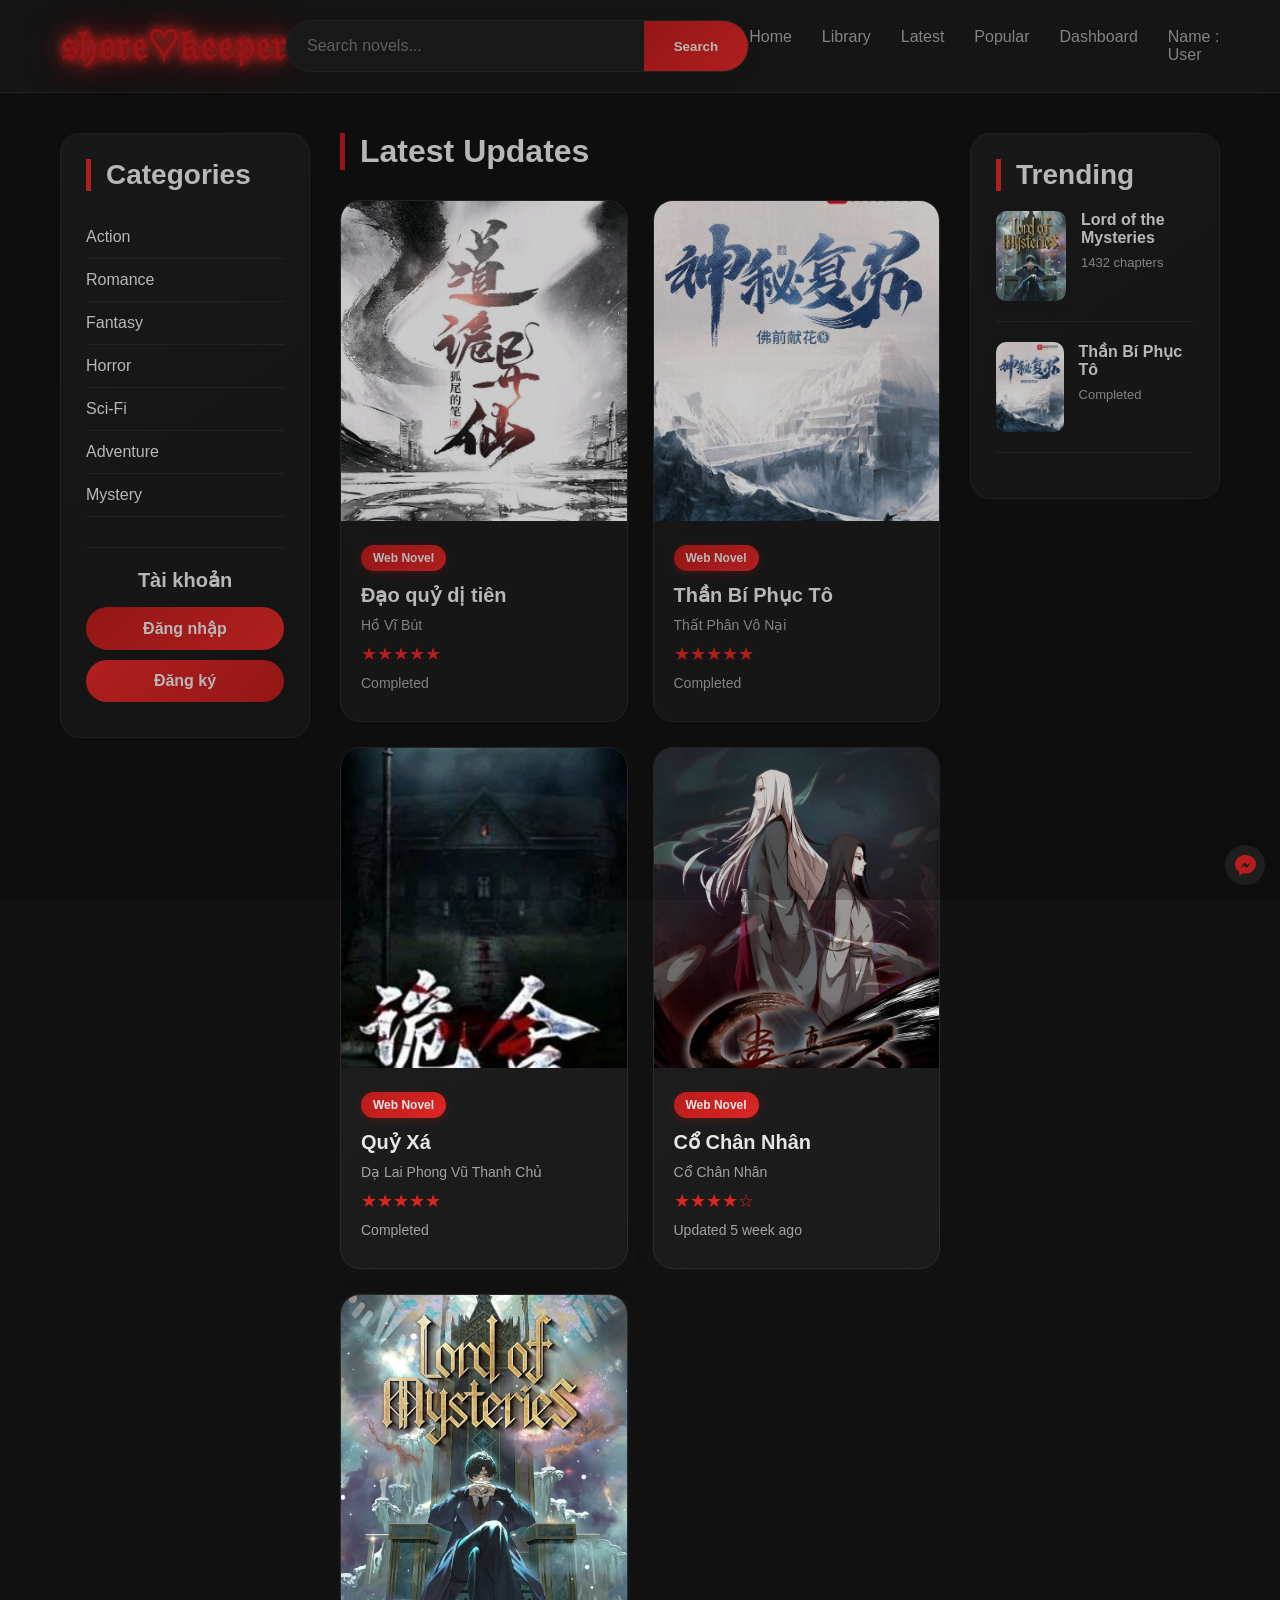
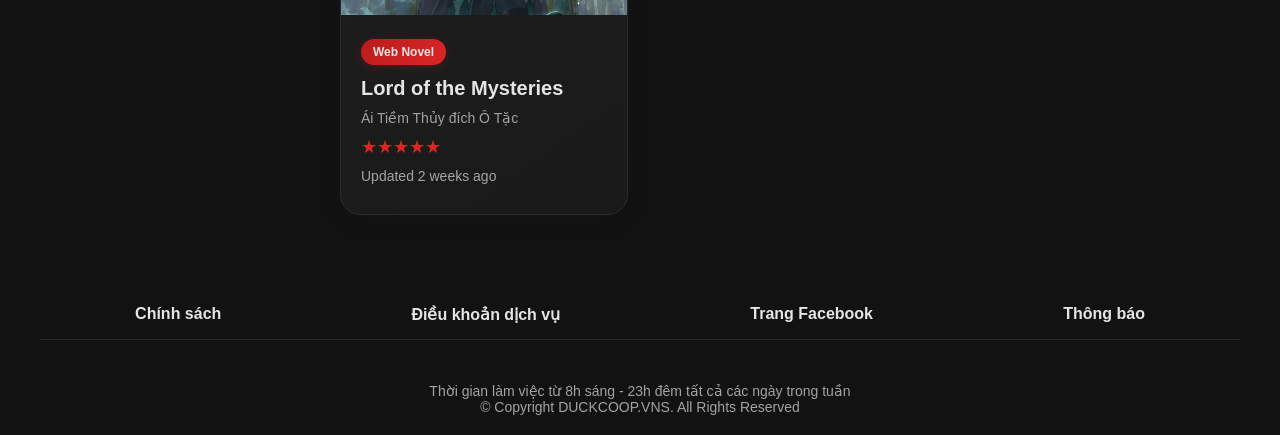
<file: index.html>
<!DOCTYPE html>
<html lang="vi">
<head>
  <meta charset="UTF-8">
  <meta name="viewport" content="width=device-width, initial-scale=1.0">
  <title>𝔰𝔥𝔬𝔯𝔢♡𝔨𝔢𝔢𝔭𝔢𝔯</title>
<link rel="stylesheet" href="style_dark.css">
</head>
<body>

  <header>
    <div class="logo">𝔰𝔥𝔬𝔯𝔢♡𝔨𝔢𝔢𝔭𝔢𝔯</div>

    <div class="search-box">
      <input type="text" placeholder="Search novels...">
      <button>Search</button>
    </div>

    <nav>
      <ul>
       
        <li><a href="#">Home</a></li>
        <li><a href="#">Library</a></li>
        <li><a href="#">Latest</a></li>
        <li><a href="#">Popular</a></li>
        <li><a href="#">Dashboard</a></li>
        <li><a href="#">Name : User</a></li>
      </ul>
    </nav>
  </header>

  <section class="main">
    <aside class="left-sidebar">
      <h2>Categories</h2>
      <ul>
        <li><a href="#">Action</a></li>
        <li><a href="#">Romance</a></li>
        <li><a href="#">Fantasy</a></li>
        <li><a href="#">Horror</a></li>
        <li><a href="#">Sci-Fi</a></li>
        <li><a href="#">Adventure</a></li>
        <li><a href="#">Mystery</a></li>
      </ul>
      
      <div class="auth-panel">
        <h3>Tài khoản</h3>
        <button class="auth-btn signin-btn">Đăng nhập</button>
        <button class="auth-btn register-btn">Đăng ký</button>
      </div>
    </aside>
    <div class="content">
      <h2 class="section-title">Latest Updates</h2>

        <div class="card-grid">
          <a href="detail1.html" class="card-link">
            <div class="card">
              <img src="2.jpg" alt="">
              <div class="card-content">
                <span class="tag">Web Novel</span>
                <h3>Đạo quỷ dị tiên</h3>
                <p>Hồ Vĩ Bút</p>
                <div class="stars">★★★★★</div>
                <p>Completed</p>
              </div>
            </div>
          </a>

          <a href="detail2.html" class="card-link">
            <div class="card">
              <img src="1.jpg" alt="">
              <div class="card-content">
                <span class="tag">Web Novel</span>
                <h3>Thần Bí Phục Tô</h3>
                <p>Thất Phân Vô Nại</p>
                <div class="stars">★★★★★</div>
                <p>Completed</p>
              </div>
            </div>
          </a>

          <a href="detail3.html" class="card-link">
            <div class="card">
              <img src="4.jpg" alt="">
              <div class="card-content">
                <span class="tag">Web Novel</span>
                <h3>Quỷ Xá</h3>
                <p>Dạ Lai Phong Vũ Thanh Chủ</p>
                <div class="stars">★★★★★</div>
                <p>Completed</p>
              </div>
            </div>
          </a>

          <a href="detail4.html" class="card-link">
            <div class="card">
              <img src="1.png" alt="">
              <div class="card-content">
                <span class="tag">Web Novel</span>
                <h3>Cổ Chân Nhân</h3>
                <p>Cổ Chân Nhân</p>
                <div class="stars">★★★★☆</div>
                <p>Updated 5 week ago</p>
              </div>
            </div>
          </a>

          <a href="detail5.html" class="card-link">
            <div class="card">
              <img src="3.jpg" alt="">
              <div class="card-content">
                <span class="tag">Web Novel</span>
                <h3>Lord of the Mysteries</h3>
                <p>Ái Tiềm Thủy đích Ô Tặc</p>
                <div class="stars">★★★★★</div>
                <p>Updated 2 weeks ago</p>
              </div>
            </div>
          </a>
        </div>
    </div>
    <aside class="sidebar">
      <h2>Trending</h2>

      <div class="trend-item">
        <img src="3.jpg" alt="">
        <div>
          <h4>Lord of the Mysteries</h4>
          <p>1432 chapters</p>
        </div>
      </div>

      <div class="trend-item">
        <img src="1.jpg" alt="">
        <div>
          <h4>Thần Bí Phục Tô</h4>
          <p>Completed</p>
        </div>
      </div>

    </aside>
  </section>



  <a href="https://www.messenger.com/e2ee/t/8092721154146692" target="_blank" rel="noopener noreferrer" class="messenger-icon" title="Chat với tôi trên Messenger">
  <svg xmlns="http://www.w3.org/2000/svg" viewBox="0 0 24 24">
    <path d="M12 2C6.48 2 2 6.29 2 11.8c0 2.91 1.63 5.5 4.18 7.06v3.59l4.03-2.23c.89.24 1.84.37 2.79.37 5.52 0 10-4.29 10-9.8S17.52 2 12 2zm1.69 12.97l-2.31-2.49-4.05 2.49 4.38-5.53 2.33 2.48 4.07-2.48-4.42 5.53z"/>
  </svg>
</a>

  <footer class="footer-table">
  <div class="footer-content">
    <div class="footer-item">Chính sách</div>
    <div class="footer-item">Điều khoản dịch vụ</div>
    <div class="footer-item">Trang Facebook</div>
    <div class="footer-item">Thông báo</div>
  </div>
  <div class="footer-bottom">
    <p>Thời gian làm việc từ 8h sáng - 23h đêm tất cả các ngày trong tuần</p>
    <p>© Copyright DUCKCOOP.VNS. All Rights Reserved</p>
  </div>
</footer>

</body>
</html>
</file>
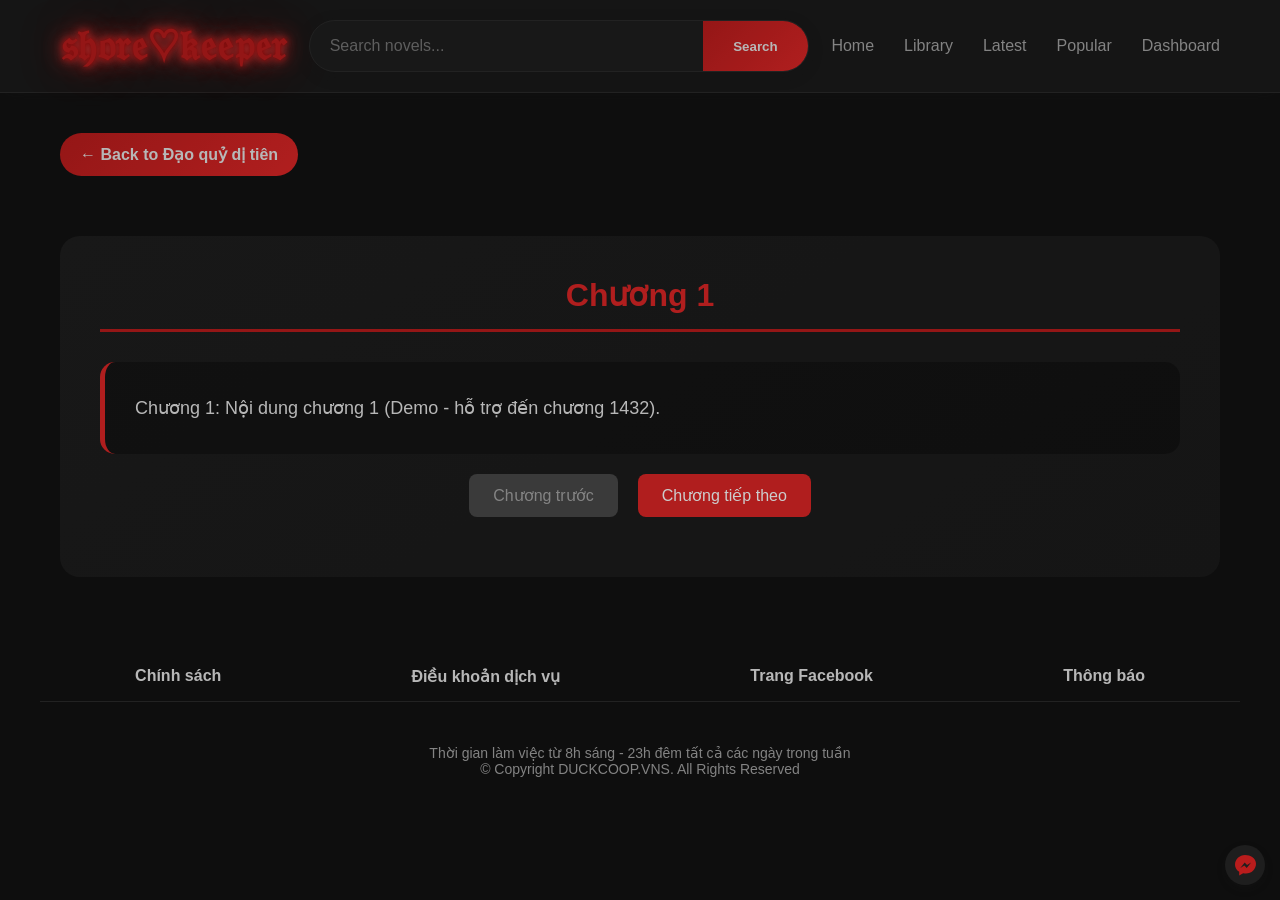
<file: read 1.html>
<!DOCTYPE html>
<html lang="vi">
<head>
  <meta charset="UTF-8">
  <meta name="viewport" content="width=device-width, initial-scale=1.0">
  <title>Đọc truyện - 𝔰𝔥𝔬𝔯𝔢♡𝔨𝔢𝔢𝔭𝔢𝔯</title>
  <link rel="stylesheet" href="style_dark.css">
  <style>
    .main { flex-direction: column; padding: 40px 60px; }
    .content { flex: 1; max-width: 100%; }
    .reading-container { background: linear-gradient(145deg, #1e1e1e, #1a1a1a); border-radius: 20px; padding: 40px; margin-top: 30px; box-shadow: 0 10px 40px rgba(26,26,26,0.2); }
    .chapter-title { font-size: 32px; text-align: center; margin-bottom: 30px; color: #dc2626; border-bottom: 3px solid #b91c1c; padding-bottom: 15px; }
    .reading-frame { font-size: 18px;white-space: pre-line; line-height: 1.8; color: #e5e5e5; max-height: 70vh; overflow-y: auto; background: rgba(0,0,0,0.3); padding: 30px; border-radius: 15px; border-left: 5px solid #dc2626; }
    .chapter-nav { text-align: center; margin: 20px 0; }
    .nav-btn { background: #dc2626; color: white; border: none; padding: 12px 24px; margin: 0 10px; border-radius: 8px; cursor: pointer; font-size: 16px; transition: background 0.3s; }
    .nav-btn:hover:not(:disabled) { background: #b91c1c; }
    .nav-btn:disabled { background: #666; cursor: not-allowed; opacity: 0.6; }
  </style>
</head>
<body>
  <header>
    <div class="logo">𝔰𝔥𝔬𝔯𝔢♡𝔨𝔢𝔢𝔭𝔢𝔯</div>
    <div class="search-box">
      <input type="text" placeholder="Search novels...">
      <button>Search</button>
    </div>
    <nav>
      <ul>
        <li><a href="c.html">Home</a></li>
        <li><a href="#">Library</a></li>
        <li><a href="#">Latest</a></li>
        <li><a href="#">Popular</a></li>
        <li><a href="#">Dashboard</a></li>
      </ul>
    </nav>
  </header>

  <section class="main">
    <div class="content">
      <a href="detail1.html" class="back-link">&larr; Back to Đạo quỷ dị tiên</a>
      
      <div id="chapter-info" class="reading-container">
        <h1 id="chapter-title" class="chapter-title">Chương 1</h1>
        <div id="chapter-content" class="reading-frame">
          Nội dung chương sẽ hiển thị ở đây...
        </div>
        <div id="chapter-nav" class="chapter-nav"></div>
      </div>
    </div>
  </section>

  <a href="https://www.messenger.com/e2ee/t/8092721154146692" target="_blank" rel="noopener noreferrer" class="messenger-icon" title="Chat với tôi trên Messenger">
    <svg xmlns="http://www.w3.org/2000/svg" viewBox="0 0 24 24">
      <path d="M12 2C6.48 2 2 6.29 2 11.8c0 2.91 1.63 5.5 4.18 7.06v3.59l4.03-2.23c.89.24 1.84.37 2.79.37 5.52 0 10-4.29 10-9.8S17.52 2 12 2zm1.69 12.97l-2.31-2.49-4.05 2.49 4.38-5.53 2.33 2.48 4.07-2.48-4.42 5.53z"/>
    </svg>
  </a>

  <footer class="footer-table">
    <div class="footer-content">
      <div class="footer-item">Chính sách</div>
      <div class="footer-item">Điều khoản dịch vụ</div>
      <div class="footer-item">Trang Facebook</div>
      <div class="footer-item">Thông báo</div>
    </div>
    <div class="footer-bottom">
      <p>Thời gian làm việc từ 8h sáng - 23h đêm tất cả các ngày trong tuần</p>
      <p>© Copyright DUCKCOOP.VNS. All Rights Reserved</p>
    </div>
  </footer>

  <script>
    const urlParams = new URLSearchParams(window.location.search);
    const chapNum = urlParams.get('chap') || '1';
    const titleEl = document.getElementById('chapter-title');
    const contentEl = document.getElementById('chapter-content');
    titleEl.textContent = `Chương ${chapNum}`;
    contentEl.textContent = `Chương ${chapNum}: Nội dung chương ${chapNum} (Demo - hỗ trợ đến chương 1432).`;

    // Add navigation buttons
    const navEl = document.getElementById('chapter-nav');
    const currentChap = parseInt(chapNum) || 1;
    const prevChap = currentChap - 1;
    const nextChap = currentChap + 1;
    let prevBtn = '';
    if (prevChap >= 1) {
      prevBtn = `<button class="nav-btn" onclick="window.location.href='read 1.html?chap=${prevChap}'">Chương trước</button>`;
    } else {
      prevBtn = `<button class="nav-btn" disabled>Chương trước</button>`;
    }
    navEl.innerHTML = prevBtn + `<button class="nav-btn" onclick="window.location.href='read 1.html?chap=${nextChap}'">Chương tiếp theo</button>`;
  </script>
</body>
</html>
</file>
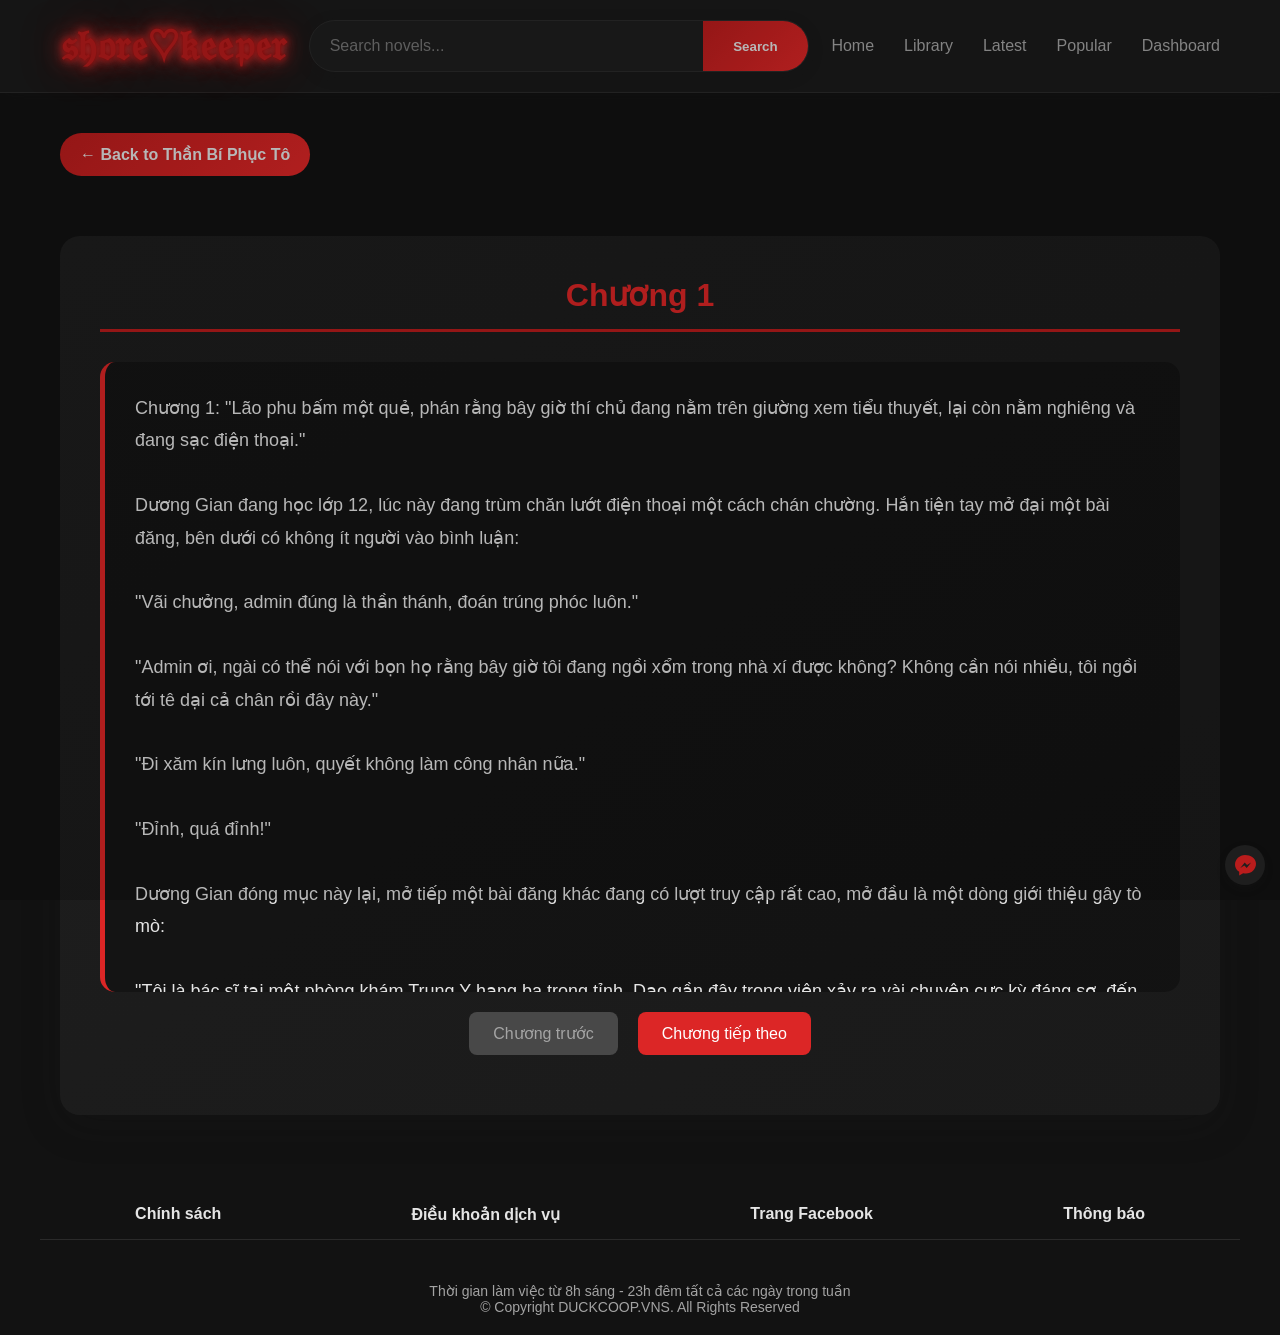
<file: read 2.html>
<!DOCTYPE html>
<html lang="vi">
<head>
  <meta charset="UTF-8">
  <meta name="viewport" content="width=device-width, initial-scale=1.0">
  <title>Đọc truyện - 𝔰𝔥𝔬𝔯𝔢♡𝔨𝔢𝔢𝔭𝔢𝔯</title>
  <link rel="stylesheet" href="style_dark.css">
  <style>
    .main { flex-direction: column; padding: 40px 60px; }
    .content { flex: 1; max-width: 100%; }
    .reading-container { background: linear-gradient(145deg, #1e1e1e, #1a1a1a); border-radius: 20px; padding: 40px; margin-top: 30px; box-shadow: 0 10px 40px rgba(26,26,26,0.2); }
    .chapter-title { font-size: 32px; text-align: center; margin-bottom: 30px; color: #dc2626; border-bottom: 3px solid #b91c1c; padding-bottom: 15px; }
    .reading-frame { font-size: 18px;white-space: pre-line; line-height: 1.8; color: #e5e5e5; max-height: 70vh; overflow-y: auto; background: rgba(0,0,0,0.3); padding: 30px; border-radius: 15px; border-left: 5px solid #dc2626; }
    .chapter-nav { text-align: center; margin: 20px 0; }
    .nav-btn { background: #dc2626; color: white; border: none; padding: 12px 24px; margin: 0 10px; border-radius: 8px; cursor: pointer; font-size: 16px; transition: background 0.3s; }
    .nav-btn:hover:not(:disabled) { background: #b91c1c; }
    .nav-btn:disabled { background: #666; cursor: not-allowed; opacity: 0.6; }
  </style>
</head>
<body>
  <header>
    <div class="logo">𝔰𝔥𝔬𝔯𝔢♡𝔨𝔢𝔢𝔭𝔢𝔯</div>
    <div class="search-box">
      <input type="text" placeholder="Search novels...">
      <button>Search</button>
    </div>
    <nav>
      <ul>
        <li><a href="c.html">Home</a></li>
        <li><a href="#">Library</a></li>
        <li><a href="#">Latest</a></li>
        <li><a href="#">Popular</a></li>
        <li><a href="#">Dashboard</a></li>
      </ul>
    </nav>
  </header>

  <section class="main">
    <div class="content">
      <a href="detail2.html" class="back-link">&larr; Back to Thần Bí Phục Tô</a>
      
      <div id="chapter-info" class="reading-container">
        <h1 id="chapter-title" class="chapter-title">Chương 1</h1>
        <div id="chapter-content" class="reading-frame">
          Nội dung chương sẽ hiển thị ở đây...
        </div>
        <div id="chapter-nav" class="chapter-nav"></div>
      </div>
    </div>
  </section>

  <a href="https://www.messenger.com/e2ee/t/8092721154146692" target="_blank" rel="noopener noreferrer" class="messenger-icon" title="Chat với tôi trên Messenger">
    <svg xmlns="http://www.w3.org/2000/svg" viewBox="0 0 24 24">
      <path d="M12 2C6.48 2 2 6.29 2 11.8c0 2.91 1.63 5.5 4.18 7.06v3.59l4.03-2.23c.89.24 1.84.37 2.79.37 5.52 0 10-4.29 10-9.8S17.52 2 12 2zm1.69 12.97l-2.31-2.49-4.05 2.49 4.38-5.53 2.33 2.48 4.07-2.48-4.42 5.53z"/>
    </svg>
  </a>

  <footer class="footer-table">
    <div class="footer-content">
      <div class="footer-item">Chính sách</div>
      <div class="footer-item">Điều khoản dịch vụ</div>
      <div class="footer-item">Trang Facebook</div>
      <div class="footer-item">Thông báo</div>
    </div>
    <div class="footer-bottom">
      <p>Thời gian làm việc từ 8h sáng - 23h đêm tất cả các ngày trong tuần</p>
      <p>© Copyright DUCKCOOP.VNS. All Rights Reserved</p>
    </div>
  </footer>

  <script>
    const urlParams = new URLSearchParams(window.location.search);
    const chapNum = urlParams.get('chap') || '1';
    const titleEl = document.getElementById('chapter-title');
    const contentEl = document.getElementById('chapter-content');
    const chapters = {
        '1': `Chương 1: "Lão phu bấm một quẻ, phán rằng bây giờ thí chủ đang nằm trên giường xem tiểu thuyết, lại còn nằm nghiêng và đang sạc điện thoại."

Dương Gian đang học lớp 12, lúc này đang trùm chăn lướt điện thoại một cách chán chường. Hắn tiện tay mở đại một bài đăng, bên dưới có không ít người vào bình luận:

"Vãi chưởng, admin đúng là thần thánh, đoán trúng phóc luôn."

"Admin ơi, ngài có thể nói với bọn họ rằng bây giờ tôi đang ngồi xổm trong nhà xí được không? Không cần nói nhiều, tôi ngồi tới tê dại cả chân rồi đây này."

"Đi xăm kín lưng luôn, quyết không làm công nhân nữa."

"Đỉnh, quá đỉnh!"

Dương Gian đóng mục này lại, mở tiếp một bài đăng khác đang có lượt truy cập rất cao, mở đầu là một dòng giới thiệu gây tò mò:

"Tôi là bác sĩ tại một phòng khám Trung Y hạng ba trong tỉnh. Dạo gần đây trong viện xảy ra vài chuyện cực kỳ đáng sợ, đến nỗi bây giờ tôi chẳng dám đi làm, đang phải xin nghỉ phép ở nhà."

"Thôi đừng chém gió, tôi không mua giày cũng không xem quảng cáo đâu."

"Chắc chắn chủ thớt bị bệnh nhân chơi khăm rồi. Nếu không phải, tôi xin livestream ăn c*t tự sát."

"Giải tán đi, toàn lừa đảo câu view cả thôi."

Dương Gian cảm thấy bình luận có chút nhạt nhẽo nên nhấn thẳng vào nội dung bài viết.

Lập tức các bình luận rác biến mất, chỉ còn lại bài đăng của người tự xưng là bác sĩ kia. ID của người này là Lôi Điện Pháp Vương.

Nội dung bài viết như sau:

"Chuyện là thế này, tuần trước tới phiên tôi trực đêm. Lúc ấy khoảng 12 giờ khuya, xe cấp cứu chuyển tới một ông lão. Nhân viên y tế đi theo nói cụ này ngã từ tầng năm xuống. Đêm đó đồng nghiệp của tôi có việc bận, người phụ trách trực chẩn đoán chỉ có một mình tôi.

Lúc kiểm tra, tôi dám chắc trăm phần trăm ông cụ kia không còn dấu hiệu sự sống, đã chết từ lâu rồi. Hơn nữa, dựa vào nhiệt độ cơ thể, chắc chắn ông cụ không thể nào mới ngã lầu tử vong trong tối nay được. Những ai có chút kiến thức y khoa đều biết, người chết trong vòng mười tiếng đầu, ở điều kiện nhiệt độ thường, cứ mỗi tiếng thân nhiệt sẽ giảm 1 độ. Phải qua 24 tiếng sau nhiệt độ cơ thể mới cân bằng với môi trường.

Nhưng lúc tôi khám, thân nhiệt của ông cụ thấp hơn nhiệt độ phòng ít nhất 10 độ, mà nhiệt độ đêm đó là 22 độ C. Tôi đoán ông cụ này đã chết hơn một ngày rồi."

Ngay lập tức phía dưới có bình luận:

"Chủ thớt, cái cụm từ 'có chút kiến thức' nghe đáng sợ vãi."

"Mau nhìn xem giày của bệnh nhân còn hay rơi mất rồi? Nếu chưa rơi thì vẫn còn cơ hội cứu sống đấy."

"Nghĩ kỹ thấy rợn người quá. Chủ thớt kể tiếp đi, tôi trùm chăn kín mít rồi."

Dương Gian tiếp tục lướt xuống dưới.

Lôi Điện Pháp Vương tiếp tục cập nhật:

"Dựa vào kinh nghiệm cày hơn 300 tập Conan hồi cấp hai, tôi lập tức đoán ông lão này không phải chết do tai nạn ngã lầu, mà có lẽ là bị mưu sát. Thi thể này chắc chắn từng bị đông lạnh. Lúc ấy tôi đã quyết định báo cảnh sát và thuật lại sự việc. Nhưng cái tôi muốn nói hôm nay không phải chuyện đó, mà là những gì xảy ra sau đó."

Bài đăng bị ngắt quãng, phải hai tiếng sau mới thấy cập nhật tiếp.

"Xin lỗi anh em, vừa rồi có người tới gõ cửa hỏi tình hình liên quan đến vụ đó. Nhưng không phải cảnh sát, cũng chẳng giống nhà báo, họ có giấy tờ của cơ quan nhà nước, xưng là Cảnh sát hình sự quốc tế. Thôi bỏ đi, mặc kệ họ."

"Hình như là sáng ngày thứ hai thì phải. Lúc đó tôi chưa đến ca trực, nhưng nghe đồng nghiệp kể lại, thi thể ông cụ trong nhà xác đã biến mất. Cảnh sát đang dốc sức điều tra, nghi ngờ hung thủ đánh cắp thi thể. Vụ việc ầm ĩ lắm, bệnh viện phải trích xuất toàn bộ camera giám sát, nhưng cuối cùng vẫn không tìm ra thi thể, cũng chẳng thấy hung thủ đâu."

"Tối hôm ấy lại đến ca trực của tôi..."

"Chuyện ban ngày khiến tôi hơi bất an. Có bệnh nhân trong viện kháo nhau rằng anh ta nhìn thấy thi thể ông cụ kia, nhưng không phải bị ai cõng đi, mà là... tự mình bước đi. Bệnh nhân đó còn khẳng định chắc nịch hướng ông lão đi, kiểm tra lại thì đúng là con đường dẫn từ nhà xác ra ngoài.

Nghe xong tôi cũng hơi rén, nhưng may sao tôi vốn theo chủ nghĩa vô thần, không tin chuyện ma quỷ nên cũng chỉ nghe cho vui. Sau đó nghe y tá trưởng bảo bác sĩ Phương khoa thần kinh chuẩn bị tăng liều thuốc cho bệnh nhân kia, tôi mới thấy nhẹ nhõm hơn."

"Quả nhiên, không nên tin lời người điên..."

"Nhưng trọng điểm là chuyện xảy ra lúc tôi trực đêm hôm đó. Khoảng 2 giờ sáng, đang ngồi rảnh rỗi trong phòng khám cày game 'Lam Nguyệt', các bạn không tưởng tượng được đâu, game này cuốn lắm, là anh em thì vào chém gió..."

"Con mẹ nó, chủ thớt là thiên tài marketing à?"

"Giữa người với người sao không có chút chân thành nào vậy? Chủ thớt 'quay xe' gắt quá làm ta không kịp đội mũ bảo hiểm."

"Đỉnh, quá đỉnh! Tôi đoán trúng phần đầu nhưng không đoán được cái kết. Mà cái bạn đòi livestream ăn c*t bên trên đâu rồi?"

Một loạt bình luận khiến bài viết nổi lên top đầu diễn đàn.

Dương Gian nằm trong chăn cười méo xẹo. Thời nay người ta chạy quảng cáo bất chấp liêm sỉ đến mức này sao?

Thế nhưng khi kéo xuống thêm một chút, hắn nhận ra có gì đó không đúng.

Lôi Điện Pháp Vương đăng tiếp:

"Sorry, sorry, nói thật là tôi không quảng cáo đâu. Đêm hôm ấy thực sự đã xảy ra một chuyện quỷ dị không thể tưởng tượng nổi. Lúc 2 giờ sáng, đang chơi game, đột nhiên tôi cảm thấy lạnh toát cả người, cái lạnh y hệt như đang đứng trong nhà xác vậy, khiến tôi nổi hết da gà. Các bạn đoán xem sau đó thế nào?"

"Ông lão mất tích trong nhà xác hôm trước, chẳng biết bằng cách nào lại xuất hiện ngay bên ngoài phòng khám. Ông ấy chưa chết! Ông ấy chậm rãi bước ra khỏi bệnh viện. Trời ơi, sao có thể như thế được? Tôi tận mắt chứng kiến ông ấy chết rồi cơ mà, chết hơn một ngày rồi, sao có thể sống lại? Phim kinh dị à? Xác chết vùng dậy? Hay kỳ tích y học?

Trong nháy mắt tôi đã nghĩ rất nhiều, có lẽ do thường xuyên tiếp xúc với xác chết nên tôi cũng bớt sợ hơn người thường. Phản ứng đầu tiên lúc đó là rút điện thoại ra chụp lại gửi cho bạn bè. Bên dưới có ảnh, nói có sách mách có chứng, tuyệt đối không phải PR."

Dương Gian lướt xuống, một bức ảnh lập tức đập vào mắt.

Bức ảnh không hề mờ ảo mà cực kỳ rõ nét. Trong hình là cảnh bên ngoài ô cửa kính phòng khám, một cụ già đang đi qua đường.

Ông cụ mặc chiếc áo trường sam màu đen kiểu cũ, người gầy nhom, da dẻ đen đúa lốm đốm những vết thâm tím. Từ góc chụp này có thể thấy được một bên mắt của ông lão. Đó là một con mắt... màu tro tàn, trống rỗng, không chút sinh khí, mang theo sự tĩnh mịch đáng sợ.

Bức ảnh không máu me nhưng cảm giác mà ông lão tỏa ra lại khiến người xem dựng tóc gáy.

Nhớ lại lời khẳng định chắc nịch của vị bác sĩ rằng đây là một thi thể lạnh băng, Dương Gian càng cảm thấy ớn lạnh.

Càng nhìn kỹ bức ảnh, càng thấy rợn người.

Giống như đang nhìn một người chết, hay đúng hơn... đang nhìn một con ma.

"Dọa chết bảo bảo rồi! Bức ảnh này tà môn quá, càng nhìn càng sợ. Chủ thớt lấy đâu ra thế?"

"Sao trên tay ông lão nhiều vết lốm đốm thế kia? Nhìn ghê quá!"

"Đó là thi ban, những vết xuất hiện trên thi thể người sau khi chết. Điều này chứng tỏ ông lão kia là một cái xác không hồn."

"Hừ, yêu ma quỷ quái mau biến đi! Ta là Lâm Chính Anh đây."

Một người comment kèm hình vẽ đạo sĩ trừ tà.

"Xì, anh mà là Lâm Chính Anh thì tôi là Quan Thế Âm Bồ Tát."

Mặc kệ cư dân mạng tranh cãi, vị Lôi Điện Pháp Vương kia lại tiếp tục cập nhật:

"Bức ảnh là thật 100%, tự tay tôi chụp. Sau đó ông lão cứ thế đi ra khỏi bệnh viện, đi đâu tôi không rõ. Nhưng nếu ai sống cùng thành phố với tôi, hãy cẩn thận. Mặc dù tôi không tin ma quỷ, nhưng có những thứ không thể không tin."

"Đợi đã, hình như có người đang gõ cửa. Chắc cảnh sát tới lấy lời khai bổ sung. Tôi ra mở cửa rồi quay lại ngay, các bạn đợi nghe nốt đoạn sau nhé."

Thế nhưng chưa đầy một phút sau, vị bác sĩ kia liên tục gửi tin nhắn mới:

"Chết rồi! Chết tôi rồi! Là ông lão ở bệnh viện! Ông ta đang gõ cửa nhà tôi! Tôi nhìn rất rõ qua lỗ mắt mèo! Giờ tôi phải làm sao đây? Hình như tôi dính vào thứ không nên dính rồi!"

"Chủ thớt diễn sâu quá nha, chắc đang cười thầm chứ gì?"

"Định mệnh, thật á? Không thể trùng hợp thế được."

"Báo cảnh sát đi! Mau lên! Bắt được ma sống rồi!"

"Chủ thớt đừng đóng kịch nữa, chắc chắn là fake. Nếu không tôi lại xin ăn c*t lần hai."

"Lại là ông bạn ăn c*t, nợ lần trước còn chưa trả đâu đấy."

Bên dưới, Lôi Điện Pháp Vương vẫn tiếp tục spam trong hoảng loạn:

"Tôi báo cảnh sát rồi, giờ phải làm sao?"

"Nó vẫn đang gõ cửa, nhìn có vẻ không muốn đi. Thôi chết rồi, bóng đèn phòng khách tự nhiên tắt ngúm. Tôi sợ quá không dám ra ngoài đó nữa."

"Tôi khóa chặt cửa phòng ngủ rồi, bật hết đèn lên rồi nhưng ông lão vẫn đang gõ cửa."

Đến đây, các tin nhắn xuất hiện dồn dập, cách nhau chưa đến 3 giây, đầy lỗi chính tả. Có thể thấy người đăng bài đang sợ hãi đến cực độ.

Dương Gian cảm thấy lạnh toát sống lưng. Dù biết có thể là chuyện bịa, nhưng tưởng tượng cảnh ông lão trong ảnh đang đứng gõ cửa nhà mình cũng đủ khiến da đầu tê dại.

Một xác chết sống dậy, tìm đến tận cửa... ai gặp cảnh này mà chẳng phát điên?

Bài đăng vẫn chưa kết thúc:

"Không được rồi... Chết chắc rồi... Trong phòng khách có tiếng bước chân! Trời ơi, nhà chỉ có mình tôi! Ông lão vào được rồi! Chắc chắn ông ta đang ở phòng khách! Tại sao chứ? Tôi đâu có nghe tiếng mở cửa, làm sao ông ta vào được?"

"Hình như tiếng bước chân dừng lại ngay cửa phòng tôi rồi."

"Nó lại gõ cửa... Tôi cảm thấy không ổn. Tôi sẽ ghi âm lại làm bằng chứng, kèm số điện thoại. Nếu không gọi được cho tôi nghĩa là tôi gặp chuyện rồi. Ai đó làm ơn báo cảnh sát giúp tôi..."

"Cốc... cốc, cốc... cốc, cốc..."

Phía dưới là một file ghi âm. Mở ra, chỉ nghe thấy tiếng gõ cửa nặng nề.

Từng tiếng, từng tiếng một. Âm thanh khô khốc như gõ vào tâm can người nghe, gây ra cảm giác ngột ngạt khó thở.

Bài đăng dừng lại ở đó một lúc lâu.

Dương Gian kéo xuống dưới cùng, chỉ thấy một dòng cập nhật cuối cùng:

"Ông lão... vào rồi."

…

8 giờ tối, tại trường học, giờ tự học buổi tối.

Vì đêm qua lướt diễn đàn xem chuyện ma quá khuya, cả ngày hôm nay Dương Gian cứ ngáp ngắn ngáp dài, tinh thần ủ rũ. Hễ vào giờ học là buồn ngủ díu mắt, nhưng trong đầu cứ hiện lên bức ảnh ông cụ kia. Trong cơn mơ màng, hắn cảm giác đôi mắt trống rỗng, tĩnh mịch ấy đang từ một góc tối nào đó nhìn mình chằm chằm.

Dương Gian giật mình tỉnh lại, cố xốc lại tinh thần.

"Không ngủ được, tấm ảnh kia đúng là tà môn."

"Ha ha, Dương Gian, tối qua làm chuyện xấu chứ gì?"

Một cái đầu thò sang từ bên cạnh, là một nam sinh dáng người cao gầy.

Dương Gian buồn bực đáp:

"Liệt Dương? Làm chuyện xấu cái khỉ gì."

Trương Vĩ, biệt danh Liệt Dương. Nguồn gốc cái tên này là một câu chuyện buồn: Hồi nhập học, tên hắn xếp sau Dương Gian, giáo viên đọc nhầm thành Dương Vĩ (Liệt dương), thế là cái tên này đeo bám hắn suốt ba năm.

Trương Vĩ vỗ vai bạn hiền, thì thầm:

"Ha ha, đừng chối nữa. Tôi thấy ông cả ngày ngáp lên ngáp xuống, chắc chắn đêm qua làm chuyện gì mờ ám. Gần đây kiếm được 'tài liệu' gì ngon à? Share cho anh em đi, có phúc cùng hưởng chứ."

Dương Gian gạt đi:

"Sướng cái đầu ông ấy. Tối qua tôi đọc truyện ma trên diễn đàn nên ngủ muộn."

"Truyện ma? Nhắc mới nhớ, Dương Gian này, ông có biết hồi trước, tại một khu chung cư trong thành phố mình xảy ra chuyện kỳ bí không?"

Một bạn nữ tên Miêu Tiểu Thiện ngồi gần đó tò mò ghé vào:

"Chuyện kỳ bí gì thế?"

Dương Gian ngạc nhiên: "Sao tôi không nghe nói gì nhỉ?"

Trương Vĩ hạ giọng ra vẻ bí hiểm:

"Cái này tôi cũng mới biết. Nghe đồn chỉ trong một đêm, khu chung cư đó có hai mươi mấy người treo cổ tự sát tập thể. Thi thể treo lủng lẳng trên cửa chống trộm, y như phơi thịt khô, kinh dị vô cùng. Tôi còn lưu một tấm ảnh chụp hiện trường đây, không biết thật hay giả."

Nói xong, Trương Vĩ móc điện thoại, mở album ảnh, tìm đến một tấm hình.

Bức ảnh được chụp vào chạng vạng tối, ánh sáng nhập nhoạng nên khá mờ. Tuy nhiên vẫn có thể lờ mờ nhận ra những dáng người treo trên song sắt cửa chống trộm ngoài ban công. Lố nhố, chi chít thành một hàng dài.

Nhìn kỹ, có thể thấy những khuôn mặt dữ tợn, kinh hoàng của từng thi thể. Đặc biệt là những đôi mắt trợn trừng như sắp lồi ra, không biết trước khi chết họ đã trải qua nỗi kinh hoàng khủng khiếp nào.

Mấy chục thi thể nhìn từ xa chẳng khác nào những tảng thịt khô đang phơi. Điều kỳ quái nhất là đầu của các thi thể nằm bên trong song sắt, nhưng thân người lại thõng ra bên ngoài. Khe hở của cửa chống trộm hẹp như vậy, người trưởng thành không thể nào chui lọt.

Đầu họ ngửa hẳn ra sau, tạo thành một tư thế bị bẻ gãy cổ quái dị.

Càng nhìn kỹ, cảm giác bất an càng dâng trào. Bức ảnh này mang lại hiệu ứng y hệt tấm ảnh ông già mặc trường sam trong máy Dương Gian. Nó khơi dậy nỗi sợ hãi nguyên thủy nhất của con người.`,
      '2': `Chương 2: Một nam sinh bên cạnh hỏi

"Vãi thật, Liệt Dương, ông lấy cái ảnh này ở đâu ra thế? Sao tôi tìm trên mạng không thấy?"

Trương Vĩ dương dương tự đắc:

"Là thằng bạn tôi đi ngang qua chụp được đấy. Giờ chỗ đó bị phong tỏa rồi, cấm chụp hình. Nếu cậu gọi tôi một tiếng 'Bố', tôi gửi cho. À mà cấm gọi tôi là Liệt Dương nữa nhé, dạo này tôi mới đổi tên tiếng Anh rồi."

"Tên gì?"

"Ward Jill. Nghe Tây không?"

"Thế thì tôi cũng có tên tiếng Anh là Ward Sabi (Quốc Sả Bi). Nhớ kỹ nhé, sau này ra đường cứ gọi to tên tiếng Anh của tôi lên."

Dương Gian lắc đầu ngán ngẩm:

"Cùng nhau học chín năm trời, sao các cậu lại 'ưu tú' đến mức này nhỉ?"

Trương Vĩ cười hề hề:

"Dương Gian, bọn này toàn phải đi học thêm, chỉ có cậu là học không vô thôi."

Miêu Tiểu Thiện xen vào, giọng lo lắng:

"Nói đến chuyện kỳ bí, dạo này trên mạng nhiều người bàn tán lắm, nói như thật ấy. Tôi cũng bị dọa không dám xem. Mấy cậu bảo những thứ này rốt cuộc là thật hay giả? Không phải có nơi thực sự có ma chứ?"

Dương Gian trầm ngâm đáp:

"Đa số chuyện trên mạng đều là fake, trừ khi tận mắt chứng kiến, nếu không tôi chả tin trên đời có ma quỷ. Nhưng mà... có những thứ thà tin là có còn hơn không. Tốt nhất là tránh xa mấy chuyện này ra."

"Cũng đúng." Miêu Tiểu Thiện gật đầu đồng tình.

"Trật tự! Cả lớp im lặng!"

Lúc này, cô giáo Vương bước nhanh vào lớp, lớn giọng:

"Nhà trường vừa có thông báo đột xuất. Tiết tự học tối nay chuyển thành tiết tuyên truyền, chủ yếu là phổ biến kiến thức phòng vệ cho học sinh. Lát nữa trong giờ, tôi không muốn thấy bất kỳ ai gây mất trật tự. Sau đây, xin mời thầy Chu - Chu Chính sẽ giảng bài cho chúng ta. Cả lớp vỗ tay hoan nghênh!"

"Hả?"

Dương Gian vừa vỗ tay lấy lệ vừa thấy nghi hoặc. Muộn thế này rồi còn dạy kỹ năng phòng vệ?

Thế nhưng khi nhìn thấy người tên Chu Chính bước vào, mí mắt hắn không khỏi giật giật.

Người đàn ông này mặc một chiếc áo khoác gió màu xám, người bọc kín mít, đeo khẩu trang che kín mặt dù trời đang rất nóng. Trước ngực ông ta đeo một tấm thẻ chứng nhận gì đó không rõ.

Điều khiến người ta chú ý nhất là ngoại hình của ông ta. Khuôn mặt gầy gò đến mức chỉ còn da bọc xương, hốc hác như một cái đầu lâu. Vì quá gầy nên đôi mắt ông ta lồi ra, to một cách bất thường, lòng trắng vằn vện tia máu như đã mất ngủ triền miên.

Trái ngược với khuôn mặt hốc hác, cái bụng của ông ta lại phình to một cách kỳ dị.

Giống như một cái bụng bia chứa đầy mỡ, nhưng người gầy gò như thế sao có thể có bụng bia?

Bất thường. Một sự bất thường quái đản khiến người đối diện cảm thấy bất an.

Giờ phút này, Chu Chính đứng trên bục giảng, toàn thân toát ra luồng khí âm u, tiều tụy, nồng nặc mùi tử khí. Ông ta đứng cứng đờ, đôi mắt vằn tia máu chuyển động chậm chạp như hai hòn bi ve đục ngầu, không chút thần thái.

Ánh mắt ông ta quét qua đâu, học sinh ở đó đều cảm thấy lạnh gáy.

Dương Gian nắm chặt tay theo bản năng, toàn thân căng cứng, không dám nhìn thẳng. Hắn thầm nghĩ:

"Cảm giác này... còn mãnh liệt hơn cả lúc nhìn tấm ảnh kia."

Chu Chính cất lời, giọng nói khô khốc, khàn đặc và the thé như tiếng thủy tinh cào xuống nền nhà:

"Chào các em, tôi tên là Chu Chính, Cảnh sát hình sự quốc tế. Rất vui vì hôm nay còn có thể sống sót đứng đây giảng bài cho các em."

Rất vui vì còn sống?

Dương Gian rùng mình. Lời chào hỏi kiểu gì mà quái gở vậy?

Chu Chính cầm phấn, quay lưng viết lên bảng đen một chữ rất to. Nét chữ nguệch ngoạc nhưng hằn sâu đầy lực đạo:

QUỶ!

"Truyền thuyết về ma quỷ đã tồn tại từ ngàn xưa, không chỉ ở nước ta mà còn trong lịch sử các quốc gia khác. Tôi không giỏi lịch sử, cũng không kể chuyện cổ đại, chỉ nói về các sự kiện lớn trong vài chục năm gần đây: Sự kiện bảo tàng Louvre ở Pháp, biệt thự ma ám ở Mỹ, bóng ma bãi đỗ xe ở Nhật Bản, lời nguyền Pharaoh... và sự kiện phong tỏa chung cư ở nước ta."

Giọng Chu Chính vẫn đều đều, không chút cảm xúc nhưng lại chứa đựng sự đáng sợ khó tả:

"Có người từng nói, điểm cuối của khoa học chính là thần học. Câu này không sai. Hiện giờ có những chuyện các em không thể không tin. Những năm gần đây, các sự kiện siêu nhiên tăng đột biến trên toàn cầu. Nó không còn là những trường hợp lẻ tẻ, mà đang dần trở thành hiểm họa mang tính hủy diệt. Nếu không được khống chế, tương lai... có lẽ thế giới này sẽ không còn tương lai nữa."

Cả lớp ngơ ngác nhìn nhau.

Tiết học phòng vệ sao lại biến thành đại hội kể chuyện ma thế này? Lại còn chém gió đến mức tận thế?

Không chỉ học sinh, ngay cả cô giáo Vương cũng sững sờ.

"Chi tiết cụ thể tôi không tiện nói, các em cũng không cần hỏi. Điều tôi sắp nói sau đây, mong các em khắc cốt ghi tâm. Buổi thuyết trình hôm nay, có lẽ sẽ cứu mạng các em trong tương lai."

Chu Chính quay lại bảng đen, viết xuống dòng chữ đầu tiên:

1. Quỷ không thể bị giết chết.

"Trong tương lai không xa, có lẽ các em sẽ gặp tình huống mà cả đời mình không muốn gặp nhất: Đối mặt với Quỷ. Mặc dù rất sốc nhưng hãy nhớ kỹ: Quỷ là bất tử. Vì vậy, dù sợ hãi đến đâu, tuyệt đối đừng bao giờ có ý định liều mạng với nó. Sinh mạng các em trước mặt nó chẳng khác gì sâu kiến. Nó giết các em còn dễ hơn búng tay. Chỉ cần một ánh nhìn, một cái chạm nhẹ, các em sẽ xong đời."

Đôi mắt vằn tia máu của ông nhìn chằm chằm vào đám học sinh, nhấn mạnh từng chữ. Sau đó, ông viết tiếp câu thứ hai:

2. Chỉ có Quỷ mới đối phó được Quỷ.

"Nếu không thể giết chết Quỷ, thì mọi vũ khí của nhân loại từ súng đạn, bom mìn, thậm chí vũ khí hạt nhân đều vô dụng. Bùa chú trừ tà cũng chỉ là giấy lộn. Biện pháp duy nhất hiện nay là dùng chính sức mạnh của Quỷ để khắc chế Quỷ. Tôi biết các em đang nghi ngờ tôi bị điên, nhưng không sao. Quan trọng là hãy nhớ kỹ lời tôi, sau này các em sẽ cần đến. Đương nhiên, tôi hi vọng các em vĩnh viễn không phải dùng tới."

Trương Vĩ thì thầm:

"Dương Gian, ổng đang nói cái quái gì thế? Tao chả hiểu gì cả."

Dương Gian đáp khẽ:

"Tôi cũng không hiểu lắm, nhưng nghe mấy lời này tôi thấy bất an kinh khủng."

"Chẳng lẽ Trái Đất biến dị? Giống như trong tiểu thuyết à?"

"Chắc... không phải đâu..." Dương Gian ngập ngừng.

Dù từng mơ mộng về siêu năng lực, nhưng nếu những thứ kinh dị này có thật, thì đó là ác mộng chứ không phải giấc mơ.

Chu Chính tiếp tục:

"Đã không thể giết Quỷ, người thường lại yếu đuối, vậy câu hỏi đặt ra là: Nếu bị Quỷ nhắm tới, làm thế nào để sống sót? Đây là trọng điểm, mong các em nhớ kỹ cả đời."

Ông viết câu thứ ba lên bảng:

3. Nhìn thấu quy luật của Quỷ.

"Mọi sự vật đều vận hành theo quy luật, Quỷ cũng không ngoại lệ. Nghiên cứu cho thấy mỗi con Quỷ đều có phương thức giết người và hành động gần như cố định, giống như một chương trình máy tính đã được lập trình sẵn. Phải nhấn nút nguồn máy mới chạy, phải click chuột phần mềm mới mở. Vượt qua nỗi sợ hãi, quan sát và tìm ra quy luật của nó, tìm ra kẽ hở trong quy luật đó. Đây là cơ hội sống sót duy nhất của người bình thường."

"Nhớ kỹ! Ngoài cách này ra, không còn con đường sống nào khác. Đừng trông chờ vào may mắn. Sự kinh khủng của thứ đó vượt xa trí tưởng tượng của các em."

…

Ba dòng chữ nguệch ngoạc nhưng đầy ám ảnh nằm trên bảng đen.

Học sinh trong lớp bắt đầu xì xào, có người cười cợt, có người lắc đầu ngán ngẩm. Đa số đều cho rằng Chu Chính là một gã tâm thần.

Chỉ có Dương Gian là nghiêm túc suy ngẫm. Câu chuyện trên diễn đàn, bức ảnh kinh dị, và giờ là bài giảng quái đản này... Phải chăng thế giới thực sự đang thay đổi?

Chu Chính nhìn quanh lớp học:

"Các em có câu hỏi gì không? Hoặc nếu quanh các em xảy ra chuyện kỳ quái, có thể hỏi tôi ngay bây giờ. Nếu không, buổi học kết thúc tại đây."

Không ai giơ tay.

Dương Gian thoáng nghĩ: "Hay là hỏi ổng về bức ảnh ông cụ kia nhỉ?"

Hắn lấy điện thoại ra, mở lại bức ảnh ông già mặc trường sam.

Nhưng ngay lúc hắn còn đang do dự, ánh đèn trong lớp học đột nhiên chớp tắt rồi mờ hẳn đi. Không gian trở nên u ám một cách quỷ dị.

"Hửm?"

Trên bục giảng, sắc mặt Chu Chính đanh lại, toàn thân căng cứng cảnh giác.

Dương Gian cũng cảm nhận được sự bất thường. Hắn ngẩng đầu lên, vô tình nhìn xuyên qua cửa kính ra ngoài hành lang.

Đồng tử hắn co rút dữ dội. Toàn thân tê liệt vì sợ hãi.

Ngoài cửa sổ, một ông lão mặc áo trường sam đen, mặt đầy những đốm thi ban đang đứng đó. Đôi mắt xám trắng, đục ngầu, chết chóc đang nhìn trân trân vào trong lớp học. Một cái xác chết đứng thẳng.

Bóng tối đen đặc như mực tàu bao phủ xung quanh ông ta, nuốt chửng mọi ánh sáng hành lang. Bóng tối ấy như dòng thủy ngân độc hại đang tràn vào lớp học.

Bức tường nơi ông lão đứng bắt đầu mục rữa với tốc độ chóng mặt. Lớp sơn bong tróc, rêu mốc mọc lên tua tủa, tỏa ra mùi hôi thối nồng nặc của sự thối rữa.

"Là ông cụ trong diễn đàn... Không thể nào! Sao ông ta lại ở đây?"

Tay Dương Gian nắm chặt điện thoại đến trắng bệch. Trên màn hình vẫn là bức ảnh ông cụ đó, giống hệt kẻ đang đứng ngoài cửa sổ. Chỉ có điều, "thứ" ở ngoài kia còn đáng sợ hơn gấp vạn lần trong ảnh.

Quá sợ hãi, Dương Gian bật dậy, làm đổ cả ghế ngồi.

Cả lớp quay lại nhìn hắn.

Cô giáo Vương quát:

"Dương Gian! Em làm cái gì thế? Còn không mau ngồi xuống! Đừng làm loạn kỷ luật!"

Dương Gian như không nghe thấy gì. Mắt hắn dán chặt vào ông lão áo đen ngoài cửa sổ.

Ông ta nhúc nhích rồi...

Cơ thể cứng đờ chuyển động một cách máy móc, tròng mắt trắng dã xoay chuyển, dõi theo từng chuyển động trong lớp.

"Cộp... cộp... cộp..."

Tiếng bước chân khô khốc vang lên ngoài hành lang, rõ mồn một, vọng vào tận tâm trí mỗi người.

"Ông ta định đi sao?"

Dương Gian toát mồ hôi lạnh, cầu mong ông ta đi khuất. Nếu câu chuyện trên diễn đàn là thật, thì một khi ông ta bước vào... kết cục sẽ là thảm sát.

Nhưng sự thực tàn khốc hơn nhiều. Ông lão không bỏ đi. Ông ta bước vài bước rồi dừng lại... ngay trước cửa chính lớp học.

Cô giáo Vương càng thêm tức giận:

"Dương Gian! Tôi nói em không nghe hả? Lớp học an toàn mà em cũng dám náo loạn?"

"Á á á!"

Đột nhiên, một nữ sinh hét lên thất thanh, tay chỉ vào bàn học của mình, run rẩy không nói nên lời.

Quyển sách trên bàn cô đang ố vàng nhanh chóng, mốc meo rồi mục nát... trong nháy mắt biến thành một đống mùn đen sì, hôi thối.

Trương Vĩ bịt mũi kêu lên:

"Thối quá! Tô Luy, sao trên bàn bà lại có đống phân thế này?"

Một nam sinh khác mặt cắt không còn giọt máu, bật dậy lùi lại phía sau, lắp bắp:

"Không thể nào... Sao có thể xuất hiện Quỷ vực ở trường học?"

Cô giáo Vương điên tiết:

"Phương Kính! Em nói cái gì cơ? Quỷ cái gì? Hôm nay cái lớp này bị làm sao thế hả?".`,
      '3': `Chương 3: Trên bục giảng, Chu Chính khép hờ đôi mắt, toàn thân toát lên vẻ cảnh giác cao độ. Sự tiều tụy trước đó đã biến mất, thay vào đó, ông ta giống như một con mãnh thú vừa xổng chuồng, trở nên bạo lực và dữ tợn. Ông nhìn xoáy vào Phương Kính, hỏi:

"Em biết Quỷ vực?"

Phương Kính tỏ ra bình tĩnh đến lạ thường, cậu đáp:

"Chu Chính, thầy rất rõ sự xuất hiện của Quỷ vực nghĩa là gì mà. Trong trường học, ít nhất đã xuất hiện một con quỷ mức độ siêu cấp nguy hiểm. Nếu hôm nay không xử lý tốt, đừng mong có ai sống sót rời khỏi đây, bao gồm cả ông."

Chu Chính hỏi lại:

"Xem ra những thứ cậu biết không ít, cậu cũng là người ngự quỷ hả?"

"Chu Chính, đây là chuyện của tôi, thầy không cần quan tâm."

Dứt lời, Phương Kính quay sang nhìn Dương Gian với vẻ mặt hung ác:

"Vốn định mấy ngày nữa mới xử lý cậu, không ngờ tương lai lại thay đổi thế này. Dương Gian, hôm nay tôi nói luôn, tôi sẽ không để cậu phát triển tiếp. Tương lai, thằng nhóc như cậu sẽ trở nên cực kỳ đáng sợ, nhân vật mà quỷ thần nói giết là giết, khu vực cấm người sống nói san bằng là san bằng. Nhưng kiếp này, số phận định sẵn cậu phải chết trẻ rồi."

"?"

Dương Gian nghi hoặc nhìn Phương Kính, chẳng hiểu cậu ta đang lảm nhảm cái gì. Trong lòng hắn lúc này chỉ để ý đến ông già mặc áo dài đen đang đứng trân trân ngoài hành lang kia.

Các học sinh khác nghe thấy cuộc đối thoại thì đều khiếp sợ, nhao nhao bàn tán:

"Mẹ ơi, Phương Kính, lượng tin tức trong câu này của cậu khủng quá. Xảy ra chuyện gì với cậu vậy? Còn nói tương lai, còn kiếp trước, không lẽ mày xuyên không từ tương lai về hả?"

"Chắc chắn rồi! Nhân vật chính thiên mệnh trong tiểu thuyết là vậy đó, tỉnh lại là về đến quá khứ. Phương Kính, cậu là nhân vật chính hả? Tương lai chắc là đã xảy ra biến cố lớn gì đó, nhớ bảo kê tôi nha."

"Nếu Phương Kính là chân mệnh thiên tử thì Dương Gian là trùm phản diện rồi. Tương lai chắc Phương Kính bị Dương Gian hành chết nên giờ mới sống lại báo thù. Mọi người mau cô lập Dương Gian, sau này đừng chơi với nó nữa. Mong Phương ca quan tâm, tiểu đệ nguyện làm tay sai cho đại ca."

"Toang rồi, toang thật rồi. Hôm nay sao thế nhỉ, ai nấy đầu óc đều không bình thường. Do mình không theo kịp thời đại hay thế giới này thay đổi quá nhanh? Sao sách vở của tôi cũng biến thành đống phân thế này? Tôi cảm thấy sắp xảy ra chuyện lớn rồi, hoảng quá đi mất."

Những học sinh này khi đối diện với sự việc quái dị dường như vẫn chưa ý thức được tử thần đã kề dao tận cổ. Họ chỉ thấy hiếu kỳ, thậm chí có chút kích động vì hưng phấn.

Đột nhiên…

"Thùng, thùng, thùng."

Tiếng gõ cửa trầm đục vang lên, rõ ràng như gõ thẳng vào tim mỗi người, mang theo một tiết tấu quỷ dị truyền vào lớp học.

Thời khắc này, tất cả mọi người đều cảm thấy linh hồn mình như bị thứ gì đó đen tối bao trùm, ngột ngạt và khó chịu hệt như đang chìm dưới đáy nước sâu.

Dương Gian run lên trong lòng:

"Là tiếng gõ cửa đó... giống hệt trong file âm thanh kia."

Âm thanh này y hệt thứ hắn đã nghe trên diễn đàn, chỉ là khi nghe trực tiếp tại hiện trường, nó càng trở nên rõ ràng và rợn người hơn gấp bội.

Sắc mặt Chu Chính cực kỳ nghiêm trọng. Ông ta lấy ra một chiếc điện thoại vệ tinh chuyên dụng, ấn nút khẩn cấp. Đầu dây bên kia lập tức bắt máy.

Một giọng nữ vang lên:

"Chu Chính à? Báo cáo tình hình đi."

Chu Chính nói nhanh:

"Tôi đang ở trường THPT số 7 thành phố Đại Xương. Sự kiện khẩn cấp, trong trường xuất hiện ít nhất một con quỷ mức độ siêu cấp nguy hiểm."

Tốc độ nói ở đầu dây kia rất nhanh:

"Đã ghi nhận. Có thể đối phó không?"

Chu Chính đáp:

"Con quỷ đó đã hình thành Quỷ vực, bắt đầu gây ảnh hưởng tới vị trí chỗ tôi. Không nhìn thấy ánh đèn bên ngoài, có lẽ phạm vi của Quỷ vực lớn hơn tôi nghĩ."

"Quỷ vực à... tình hình nghiêm trọng hơn rồi. Anh không đối phó được đâu, mau rút đi thì hơn."

Chu Chính kiên quyết:

"Bây giờ đi thì muộn rồi. Học sinh ở đây rất nhiều, tôi phải dùng hết khả năng để đảm bảo các em có thể sống sót rời khỏi."

Giọng nói trong điện thoại cảnh báo:

"Với trạng thái hiện giờ của anh, nếu tiếp tục dùng sức mạnh của quỷ sẽ rất nguy hiểm. Đến lúc đó, chỗ anh không chỉ có một con quỷ, mà là hai con. Tôi kiến nghị anh rút lui. Tuy cực hạn của anh sắp đến, dù anh liều mạng cũng chẳng chắc chắn cứu được ai cả. Quỷ có thể sản sinh ra Quỷ vực thậm chí được xếp vào cấp độ Thảm Họa."

Chu Chính gạt đi:

"Không còn thời gian nữa, tôi cách thứ đó chưa tới 5 mét, nó đang đứng ngay trước cửa lớp, thậm chí có khả năng đã ghim tôi rồi. Tiếp theo tôi sẽ duy trì liên lạc, nếu bị ngắt nghĩa là tôi đã chết. Mong cô chuyển di thư cho cha mẹ tôi. Thôi nhé, tôi bắt đầu hành động đây."

"Thùng, thùng, thùng."

Tiếng gõ cửa trầm đục, rõ ràng vang lên từ bên ngoài. Một dài hai ngắn, tần suất cố định, không ngừng gõ lên cánh cửa lớp học mỏng manh.

Một học sinh không biết sống chết la lên:

"Cô Vương… có người gõ cửa kìa."

Cô giáo Vương có chút tần ngần, dù cảm thấy có dấu hiệu rất nghiêm trọng nhưng không kìm được sự hiếu kỳ. Cô định mở cửa sau của lớp học đi ra xem thử rốt cuộc là ai đang gõ.

Chu Chính vội hét lên:

"Đừng ra!"

Nhưng tiếng hét của ông đã quá muộn. Cô Vương vừa mới mở cửa bước ra, kỳ quái thay, trong nháy mắt đã không thấy tăm hơi đâu nữa.

Đúng vậy, không có tiếng động nào cả.

Ngoài cửa lớp tối đen một mảnh, bóng tối u ám nồng đậm như nuốt chửng mọi tia sáng. Sau khi cô Vương bước ra, không còn chút động tĩnh nào, đến một chút âm thanh cũng không truyền lại, giống như cả người đã bốc hơi vào hư không.

Ngay khi cửa lớp mở ra, bóng tối bên ngoài như một đám mây đen đặc quánh nhanh chóng tràn vào, không ngừng xâm nhập không gian lớp học.

Giờ khắc này, dù là kẻ có dây thần kinh thô nhất cũng cảm nhận được sự bất thường.

Tất cả mọi người trừng lớn mắt sợ hãi, nhiều nữ sinh bị dọa hét toáng lên, rời khỏi chỗ ngồi, không ngừng lùi về phía sau.

Thật sự có quỷ rồi?

…

"Cốc, cốc, cốc."

Âm thanh gõ cửa nặng nề, quái dị vẫn cứ vang lên đều đặn, như tiếng chuông đồng hồ báo tử đã được hẹn trước.

Cửa chính của phòng học không khóa, thậm chí chẳng cài then, chỉ khép hờ. Chỉ cần đẩy nhẹ là mở.

Nhưng điều khiến người ta rợn tóc gáy là ông lão mặc áo dài đen, toàn thân chi chít những đốm tử thi kia không hề đẩy cửa. Lão vẫn đứng trân trân ở ngoài gõ, không hề có ý định bước vào.

Có lẽ lão muốn vào, nhưng bóng tối đen như hũ nút ngoài hành lang đã nhanh chóng lan tới trước.

Cả phòng học bắt đầu xuất hiện những biến đổi khó mà tưởng tượng nổi.

Trên bức tường mới tinh bỗng trở nên mốc meo loang lổ. Lớp xi măng tróc ra rơi lả tả, tạo thành bề mặt lồi lõm lỗ chỗ. Bức tường gồ ghề mọc ra những mảng rêu mốc xanh đen, tỏa ra mùi lạnh lẽo, tanh tưởi. Sách vở trên bàn bỗng chốc ngả vàng, mục nát. Thậm chí lớp nền xi măng dưới chân cũng bị bào mòn nhanh chóng, lộ ra những thanh cốt thép rỉ sét, vài chỗ bắt đầu sụp xuống.`,
      '4': `Trong nháy mắt, nơi này như thể đã trải qua hàng chục năm bị thời gian tàn phá, hoang phế và tiêu điều.

Tuy nhiên, ánh đèn trong phòng học vẫn cố chấp chống chọi lại bóng tối. Những tia sáng trắng yếu ớt lập lòe như ngọn nến trước gió, tựa hồ có thể vụt tắt bất cứ lúc nào.

Nỗi kinh hoàng hiện rõ trên gương mặt mỗi học sinh. Có người thét lên chói tai, có người gào khóc kêu cứu, có người run rẩy không nói nên lời...

Người duy nhất còn giữ được sự điềm tĩnh là Chu Chính trên bục giảng.

Ông đứng yên không nhúc nhích, ánh mắt đảo quanh đánh giá tình hình, không bỏ sót bất kỳ động tĩnh nào. Con quỷ này quá nguy hiểm, lại sở hữu Quỷ vực, đây không phải thứ ông có thể dễ dàng đối phó.

Điều ông muốn làm bây giờ là tìm mọi cách để mở ra một con đường sống, giúp đám học sinh này thoát khỏi đây, dù chỉ là một phần nhỏ trong số chúng.

Đột nhiên, Phương Kính la lên, sắc mặt cực kỳ khó coi, tay chỉ vào mấy bạn học đang gục trên bàn:

"Chu Chính, nhìn kìa!"

Lúc này mọi người mới nhìn theo hướng chỉ tay của Phương Kính và bàng hoàng nhận ra. Có mấy bạn học bất động trên bàn, mắt trợn trừng, miệng há hốc, sắc mặt xám ngoét. Toàn thân họ tỏa ra mùi hôi thối của tử thi, giống như đã chết từ nhiều ngày trước.

"Cốc, cốc, cốc."

Tiếng gõ cửa lại vang lên lần nữa.

Ngay lập tức, mấy cậu học sinh vừa nãy vẫn còn đứng lẫn trong đám đông bỗng nhiên run rẩy dữ dội, sau đó đờ người, ngã vật xuống đất.

Một người định đỡ bạn mình dậy:

"Lý Minh, cậu sao vậy?"

Nhưng vừa chạm vào cơ thể đối phương, cậu ta liền hét lên một tiếng, hoảng sợ lùi lại phía sau.

Lạnh như băng, cứng ngắc. Chẳng khác nào xác chết.

Lý Minh giống hệt những học sinh trước đó: mắt trợn trừng, miệng há hốc, mặt xám xịt không còn chút sinh khí, cơ thể bắt đầu bốc mùi tử khí nồng nặc.

Chết... chết cả rồi.

Không chỉ một người, ít nhất khoảng sáu, bảy học sinh đều đã nằm bất động, biến thành cái xác không hồn.

Một bạn nữ sợ hãi ngồi sụp xuống, vừa khóc vừa nói:

"Sao lại như vậy? Sao có thể như vậy được? Ai đó cứu họ đi mà..."

Một người khác lắp bắp, giọng run rẩy:

"Mới nãy còn rất bình thường cơ mà, sao bỗng nhiên lại chết rồi?"

Phương Kính đứng bên cạnh, mặt tái mét quát:

"Nói lảm nhảm gì vậy! Ngoài cửa có một con quỷ, chúng ta đều có thể sẽ chết. Quỷ có thể tạo ra Quỷ vực rất đáng sợ, các cậu sẽ biết ngay thôi."

Những người khác nhìn Phương Kính, ánh mắt tràn đầy sợ hãi như con mồi đã sa bẫy, run lẩy bẩy không ngừng.

Phương Kính bực tức quay sang Chu Chính:

"Chu Chính, thầy vẫn chưa nghĩ ra cách sao? Còn không nghĩ ra thì tất cả chúng ta sẽ chết rục ở đây đấy."

Trong lòng hắn cũng đang run sợ tột độ, bởi trong Quỷ vực, tử thần không chừa một ai, kể cả hắn.

Chu Chính cũng nóng nảy đáp:

"Im miệng! Em không đợi được thì tự trốn đi, đừng có trông chờ vào thầy. Thầy không dám hành động thiếu suy nghĩ."

Phương Kính gắt:

"Chạy lung tung trong Quỷ vực còn chết nhanh hơn, thầy tưởng em không biết chắc?"

"Nếu đã biết thì đứng yên chờ đợi tại đây cho thầy. Em sợ chết, mọi người đều sợ chết. Đừng tưởng biết chút ít thì cho mình là đặc biệt, trước mặt quỷ, sinh mạng ai cũng bình đẳng như nhau."

"Con mẹ nó!"

Phương Kính không nhịn được chửi thề một câu.

Lúc này, chân tay Dương Gian lạnh toát. Hắn ép buộc bản thân phải bình tĩnh lại. Đây không phải lúc đùa giỡn, thực sự đã có người chết rồi, và con số vong mạng sẽ không dừng lại nếu cứ tiếp tục thế này.

Vô tình nhìn thấy chiếc bảng đen rơi từ trên tường xuống, Dương Gian chợt ngẩn người.

Ánh mắt hắn dừng lại trên ba dòng chữ mà Chu Chính đã viết trước đó, đặc biệt là câu cuối cùng: Nhìn thấy quy luật của quỷ.

Chu Chính không dám hành động bừa bãi là vì ông ấy đang quan sát ông lão ngoài cửa, tìm kiếm quy luật giết người của nó. Chỉ có tìm ra quy luật, ông mới có cơ hội thắng.

"Mau động não, mau suy nghĩ đi Dương Gian! Rốt cuộc ông già này có quy luật gì?"

Não bộ hắn hoạt động hết công suất. Hắn nhớ lại những ghi chép trên diễn đàn hôm nọ, rồi liên kết với tình huống hiện tại.

Nhất định phải có điểm chung.

Vị bác sĩ tên Lôi Điện Pháp Vương kia đang ở nhà, cửa đóng. Ông lão này đứng ngoài gõ cửa... sau đó đi vào. Tiếp đến lại đến trước cửa phòng, lại gõ cửa, rồi lại tiến vào.

Ở trường học, con quỷ xuất hiện ngoài hành lang, cũng gõ cửa như vậy... nhưng nó không tiến vào ngay.

Tại sao ông lão đi vào nhà vị bác sĩ nhưng lại chần chừ ở đây?

Tình huống giống nhau, nhưng kết quả khác nhau. Điều gì dẫn tới sự khác biệt này?

Là thời gian không đủ sao?

Lẽ nào là... thời gian gõ cửa chưa đủ?

Có lẽ đây chính là mấu chốt!

Liều một phen!

Dương Gian lấy hết can đảm hét lên:

"Chu Chính, là tiếng gõ cửa!"

Chu Chính ngẩn người, ánh mắt sáng quắc nhìn chăm chăm vào cậu học sinh vừa lên tiếng:

"Trò nói cái gì?"

Dương Gian ghìm nén nỗi sợ hãi, nói nhanh:

"Mặc dù chỉ là suy đoán nhưng em cảm thấy nó dựa vào tiếng gõ cửa để giết người. Có lẽ ông lão kia đang đếm, hoặc là một điều kiện gì đó, nhưng chắc chắn có liên quan đến việc gõ cửa. Nếu ngăn được thứ kia gõ cửa, có lẽ sẽ có tác dụng..."

Gõ cửa để giết người?

Nếu đúng là như vậy, con quỷ này quả thực quá mức đáng sợ.

Phương Kính nhìn Dương Gian với ánh mắt nghi ngờ pha lẫn ghen tị, tay nắm chặt thành nắm đấm:

"Tiềm lực của thằng nhóc này mới vậy đã bộc lộ ra rồi... Nhất định không thể để nó sống sót rời khỏi ngôi trường này."

Chu Chính thu lại ánh nhìn, ông đâu còn lựa chọn nào khác:

"Tin em một lần."

Nếu tiếp tục chần chừ, tất cả sẽ chết.

Lập tức, Chu Chính hành động. Ông lao ra ngoài như một con dã thú điên cuồng. Tấm thân quái dị trên gầy dưới béo của ông bùng phát sức công phá mà người thường không thể tưởng tượng nổi.

"Rầm!"

Một âm thanh cực lớn vang lên. Cửa phòng học bị ông tông nát, đồng thời cú va chạm cũng hất văng ông lão mặc áo dài đen, mặt xám ngoét, toàn thân lốm đốm tử thi đang đứng ngoài cửa.

Ông lão ngã nhào, nằm sóng soài trên đất.

Thân thể lão vặn vẹo trong một tư thế quái dị, cứng đờ như xác chết lâu ngày, hoàn toàn không có sự mềm mại của người sống.

"Quỷ giết cũng không chết."

Câu này do chính tay Chu Chính viết, đương nhiên ông không thể quên. Dù ông lão này có bị nghiền nát xương tan, đốt thành tro thì vẫn không thể chết, nó sẽ lại xuất hiện dưới một hình dạng khác khủng khiếp hơn.

"Đối phó với quỷ, chỉ có thể là quỷ."

Chu Chính cắn răng, quay đầu hét lớn:

"Các cậu chờ thời cơ, có cơ hội thì hãy chạy đi! Tôi sẽ chặn nó lại."

Ông nới rộng áo khoác, cái bụng phồng lên động đậy mấy cái đầy quỷ dị.

Một bàn tay... chính xác là vết lằn của một bàn tay nhô ra khỏi lớp da bụng. Cánh tay lộ ra màu xám xanh, móng tay nhọn hoắt, như thể muốn xé toạc lớp da kia để chui ra ngoài.`
    };

    titleEl.textContent = `Chương ${chapNum}`;
    contentEl.textContent = chapters[chapNum] || `Chương ${chapNum}: Nội dung chương ${chapNum} (Demo - hỗ trợ đến chương 1000).`;

    // Add navigation buttons
    const navEl = document.getElementById('chapter-nav');
    const currentChap = parseInt(chapNum) || 1;
    const prevChap = currentChap - 1;
    const nextChap = currentChap + 1;
    let prevBtn = '';
    if (prevChap >= 1) {
      prevBtn = `<button class="nav-btn" onclick="window.location.href='read 2.html?chap=${prevChap}'">Chương trước</button>`;
    } else {
      prevBtn = `<button class="nav-btn" disabled>Chương trước</button>`;
    }
    navEl.innerHTML = prevBtn + `<button class="nav-btn" onclick="window.location.href='read 2.html?chap=${nextChap}'">Chương tiếp theo</button>`;
  </script>
</body>
</html>
</file>
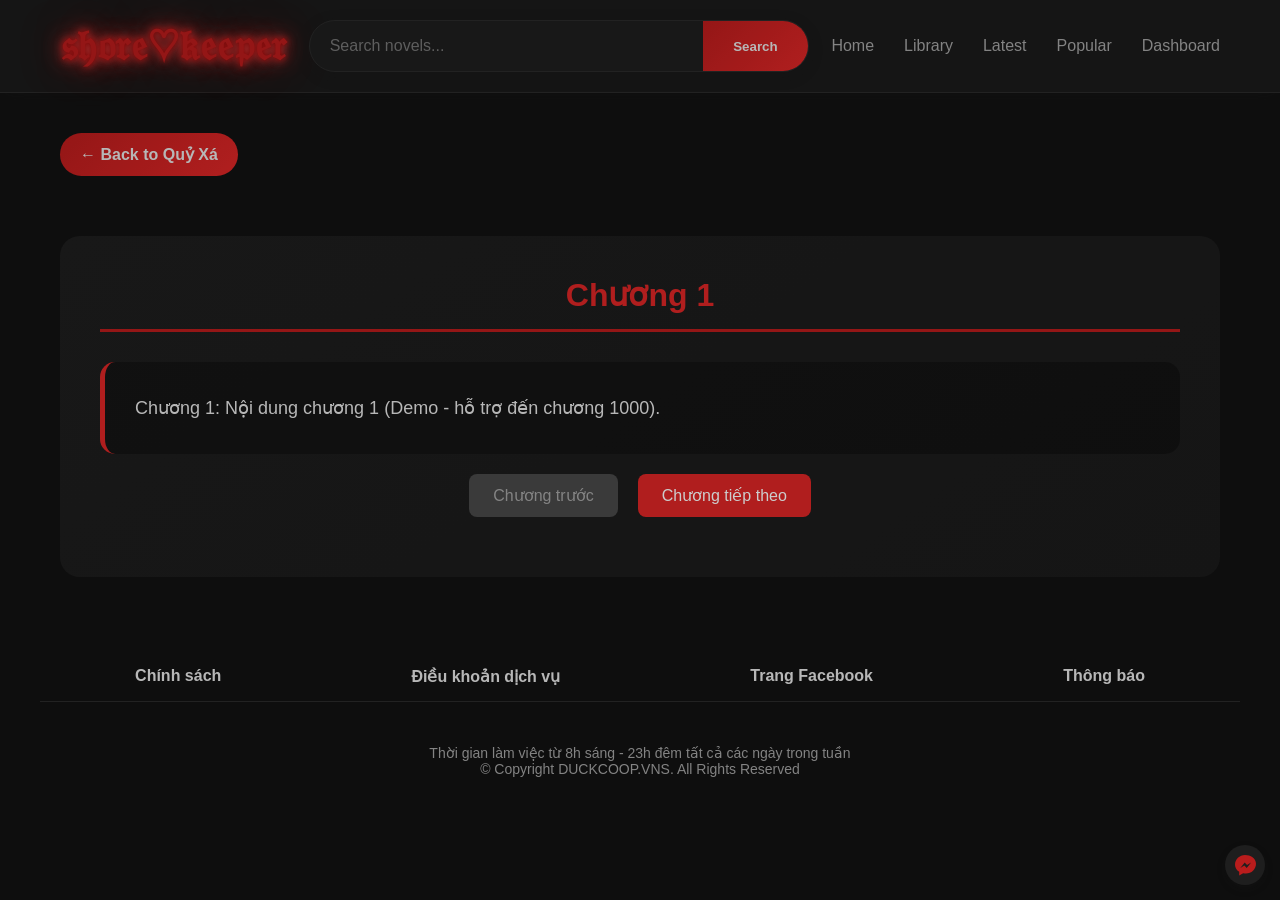
<file: read 3.html>
<!DOCTYPE html>
<html lang="vi">
<head>
  <meta charset="UTF-8">
  <meta name="viewport" content="width=device-width, initial-scale=1.0">
  <title>Đọc truyện - 𝔰𝔥𝔬𝔯𝔢♡𝔨𝔢𝔢𝔭𝔢𝔯</title>
  <link rel="stylesheet" href="style_dark.css">
  <style>
    .main { flex-direction: column; padding: 40px 60px; }
    .content { flex: 1; max-width: 100%; }
    .reading-container { background: linear-gradient(145deg, #1e1e1e, #1a1a1a); border-radius: 20px; padding: 40px; margin-top: 30px; box-shadow: 0 10px 40px rgba(26,26,26,0.2); }
    .chapter-title { font-size: 32px; text-align: center; margin-bottom: 30px; color: #dc2626; border-bottom: 3px solid #b91c1c; padding-bottom: 15px; }
    .reading-frame { font-size: 18px;white-space: pre-line; line-height: 1.8; color: #e5e5e5; max-height: 70vh; overflow-y: auto; background: rgba(0,0,0,0.3); padding: 30px; border-radius: 15px; border-left: 5px solid #dc2626; }
    .chapter-nav { text-align: center; margin: 20px 0; }
    .nav-btn { background: #dc2626; color: white; border: none; padding: 12px 24px; margin: 0 10px; border-radius: 8px; cursor: pointer; font-size: 16px; transition: background 0.3s; }
    .nav-btn:hover:not(:disabled) { background: #b91c1c; }
    .nav-btn:disabled { background: #666; cursor: not-allowed; opacity: 0.6; }
  </style>
</head>
<body>
  <header>
    <div class="logo">𝔰𝔥𝔬𝔯𝔢♡𝔨𝔢𝔢𝔭𝔢𝔯</div>
    <div class="search-box">
      <input type="text" placeholder="Search novels...">
      <button>Search</button>
    </div>
    <nav>
      <ul>
        <li><a href="c.html">Home</a></li>
        <li><a href="#">Library</a></li>
        <li><a href="#">Latest</a></li>
        <li><a href="#">Popular</a></li>
        <li><a href="#">Dashboard</a></li>
      </ul>
    </nav>
  </header>

  <section class="main">
    <div class="content">
      <a href="detail3.html" class="back-link">&larr; Back to Quỷ Xá</a>
      
      <div id="chapter-info" class="reading-container">
        <h1 id="chapter-title" class="chapter-title">Chương 1</h1>
        <div id="chapter-content" class="reading-frame">
          Nội dung chương sẽ hiển thị ở đây...
        </div>
        <div id="chapter-nav" class="chapter-nav"></div>
      </div>
    </div>
  </section>

  <a href="https://www.messenger.com/e2ee/t/8092721154146692" target="_blank" rel="noopener noreferrer" class="messenger-icon" title="Chat với tôi trên Messenger">
    <svg xmlns="http://www.w3.org/2000/svg" viewBox="0 0 24 24">
      <path d="M12 2C6.48 2 2 6.29 2 11.8c0 2.91 1.63 5.5 4.18 7.06v3.59l4.03-2.23c.89.24 1.84.37 2.79.37 5.52 0 10-4.29 10-9.8S17.52 2 12 2zm1.69 12.97l-2.31-2.49-4.05 2.49 4.38-5.53 2.33 2.48 4.07-2.48-4.42 5.53z"/>
    </svg>
  </a>

  <footer class="footer-table">
    <div class="footer-content">
      <div class="footer-item">Chính sách</div>
      <div class="footer-item">Điều khoản dịch vụ</div>
      <div class="footer-item">Trang Facebook</div>
      <div class="footer-item">Thông báo</div>
    </div>
    <div class="footer-bottom">
      <p>Thời gian làm việc từ 8h sáng - 23h đêm tất cả các ngày trong tuần</p>
      <p>© Copyright DUCKCOOP.VNS. All Rights Reserved</p>
    </div>
  </footer>

  <script>
    const urlParams = new URLSearchParams(window.location.search);
    const chapNum = urlParams.get('chap') || '1';
    const titleEl = document.getElementById('chapter-title');
    const contentEl = document.getElementById('chapter-content');
    titleEl.textContent = `Chương ${chapNum}`;
    contentEl.textContent = `Chương ${chapNum}: Nội dung chương ${chapNum} (Demo - hỗ trợ đến chương 1000).`;

    // Add navigation buttons
    const navEl = document.getElementById('chapter-nav');
    const currentChap = parseInt(chapNum) || 1;
    const prevChap = currentChap - 1;
    const nextChap = currentChap + 1;
    let prevBtn = '';
    if (prevChap >= 1) {
      prevBtn = `<button class="nav-btn" onclick="window.location.href='read 3.html?chap=${prevChap}'">Chương trước</button>`;
    } else {
      prevBtn = `<button class="nav-btn" disabled>Chương trước</button>`;
    }
    navEl.innerHTML = prevBtn + `<button class="nav-btn" onclick="window.location.href='read 3.html?chap=${nextChap}'">Chương tiếp theo</button>`;
  </script>
</body>
</html>
</file>
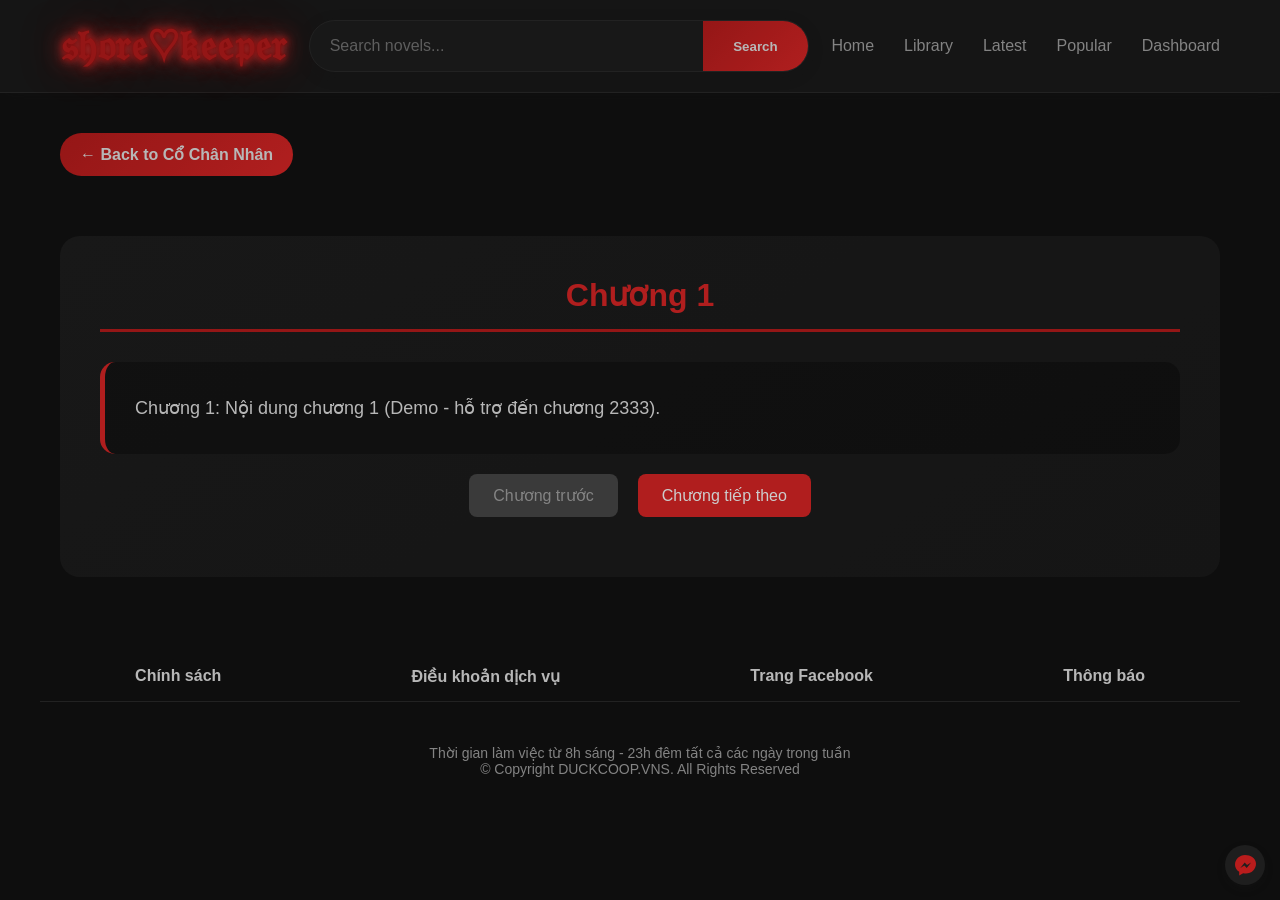
<file: read 4.html>
<!DOCTYPE html>
<html lang="vi">
<head>
  <meta charset="UTF-8">
  <meta name="viewport" content="width=device-width, initial-scale=1.0">
  <title>Đọc truyện - 𝔰𝔥𝔬𝔯𝔢♡𝔨𝔢𝔢𝔭𝔢𝔯</title>
  <link rel="stylesheet" href="style_dark.css">
  <style>
    .main { flex-direction: column; padding: 40px 60px; }
    .content { flex: 1; max-width: 100%; }
    .reading-container { background: linear-gradient(145deg, #1e1e1e, #1a1a1a); border-radius: 20px; padding: 40px; margin-top: 30px; box-shadow: 0 10px 40px rgba(26,26,26,0.2); }
    .chapter-title { font-size: 32px; text-align: center; margin-bottom: 30px; color: #dc2626; border-bottom: 3px solid #b91c1c; padding-bottom: 15px; }
    .reading-frame { font-size: 18px;white-space: pre-line; line-height: 1.8; color: #e5e5e5; max-height: 70vh; overflow-y: auto; background: rgba(0,0,0,0.3); padding: 30px; border-radius: 15px; border-left: 5px solid #dc2626; }
    .chapter-nav { text-align: center; margin: 20px 0; }
    .nav-btn { background: #dc2626; color: white; border: none; padding: 12px 24px; margin: 0 10px; border-radius: 8px; cursor: pointer; font-size: 16px; transition: background 0.3s; }
    .nav-btn:hover:not(:disabled) { background: #b91c1c; }
    .nav-btn:disabled { background: #666; cursor: not-allowed; opacity: 0.6; }
  </style>
</head>
<body>
  <header>
    <div class="logo">𝔰𝔥𝔬𝔯𝔢♡𝔨𝔢𝔢𝔭𝔢𝔯</div>
    <div class="search-box">
      <input type="text" placeholder="Search novels...">
      <button>Search</button>
    </div>
    <nav>
      <ul>
        <li><a href="c.html">Home</a></li>
        <li><a href="#">Library</a></li>
        <li><a href="#">Latest</a></li>
        <li><a href="#">Popular</a></li>
        <li><a href="#">Dashboard</a></li>
      </ul>
    </nav>
  </header>

  <section class="main">
    <div class="content">
      <a href="detail4.html" class="back-link">&larr; Back to Cổ Chân Nhân</a>
      
      <div id="chapter-info" class="reading-container">
        <h1 id="chapter-title" class="chapter-title">Chương 1</h1>
        <div id="chapter-content" class="reading-frame">
          Nội dung chương sẽ hiển thị ở đây...
        </div>
        <div id="chapter-nav" class="chapter-nav"></div>
      </div>
    </div>
  </section>

  <a href="https://www.messenger.com/e2ee/t/8092721154146692" target="_blank" rel="noopener noreferrer" class="messenger-icon" title="Chat với tôi trên Messenger">
    <svg xmlns="http://www.w3.org/2000/svg" viewBox="0 0 24 24">
      <path d="M12 2C6.48 2 2 6.29 2 11.8c0 2.91 1.63 5.5 4.18 7.06v3.59l4.03-2.23c.89.24 1.84.37 2.79.37 5.52 0 10-4.29 10-9.8S17.52 2 12 2zm1.69 12.97l-2.31-2.49-4.05 2.49 4.38-5.53 2.33 2.48 4.07-2.48-4.42 5.53z"/>
    </svg>
  </a>

  <footer class="footer-table">
    <div class="footer-content">
      <div class="footer-item">Chính sách</div>
      <div class="footer-item">Điều khoản dịch vụ</div>
      <div class="footer-item">Trang Facebook</div>
      <div class="footer-item">Thông báo</div>
    </div>
    <div class="footer-bottom">
      <p>Thời gian làm việc từ 8h sáng - 23h đêm tất cả các ngày trong tuần</p>
      <p>© Copyright DUCKCOOP.VNS. All Rights Reserved</p>
    </div>
  </footer>

  <script>
    const urlParams = new URLSearchParams(window.location.search);
    const chapNum = urlParams.get('chap') || '1';
    const titleEl = document.getElementById('chapter-title');
    const contentEl = document.getElementById('chapter-content');
    titleEl.textContent = `Chương ${chapNum}`;
    contentEl.textContent = `Chương ${chapNum}: Nội dung chương ${chapNum} (Demo - hỗ trợ đến chương 2333).`;

    // Add navigation buttons
    const navEl = document.getElementById('chapter-nav');
    const currentChap = parseInt(chapNum) || 1;
    const prevChap = currentChap - 1;
    const nextChap = currentChap + 1;
    let prevBtn = '';
    if (prevChap >= 1) {
      prevBtn = `<button class="nav-btn" onclick="window.location.href='read 4.html?chap=${prevChap}'">Chương trước</button>`;
    } else {
      prevBtn = `<button class="nav-btn" disabled>Chương trước</button>`;
    }
    navEl.innerHTML = prevBtn + `<button class="nav-btn" onclick="window.location.href='read 4.html?chap=${nextChap}'">Chương tiếp theo</button>`;
  </script>
</body>
</html>
</file>
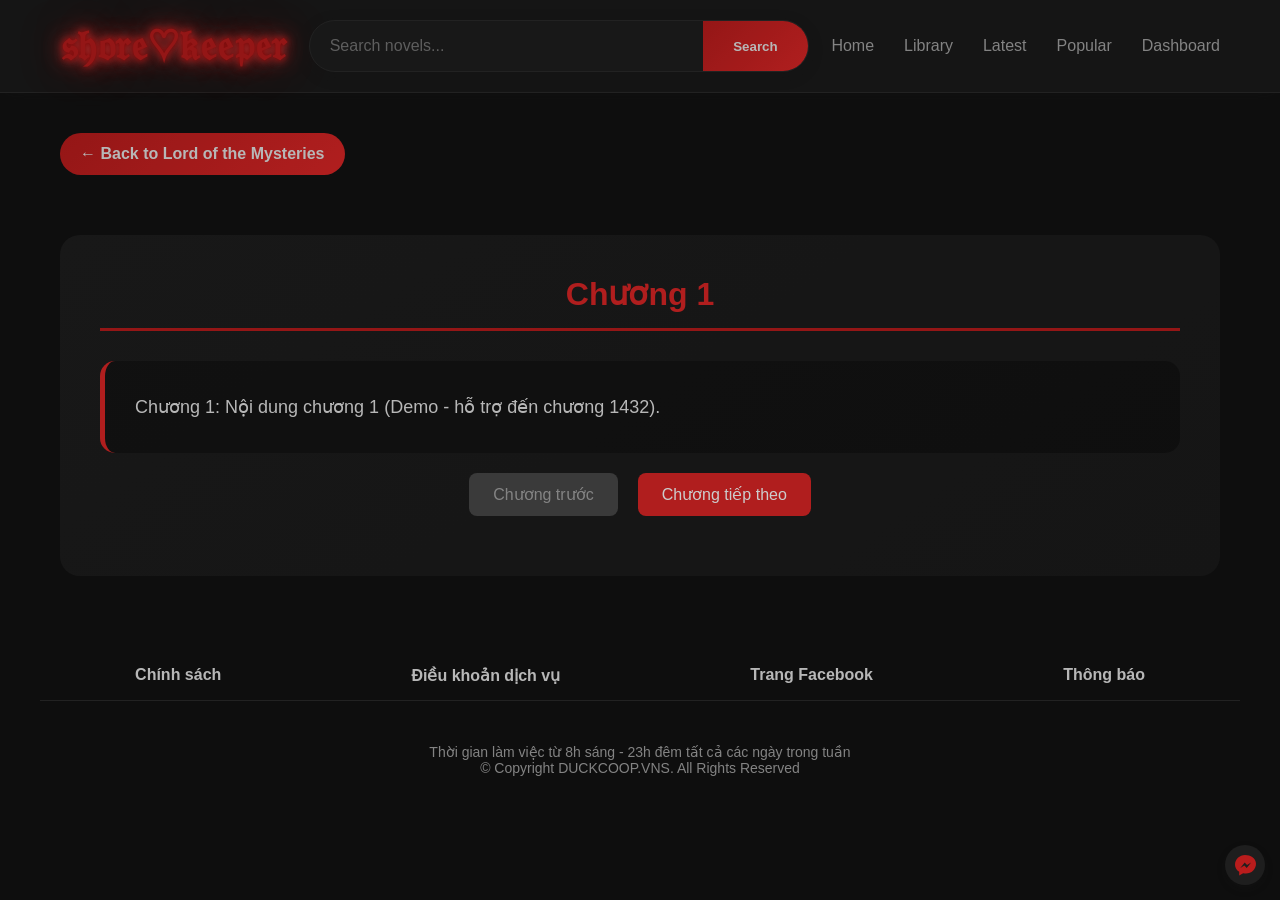
<file: read 5.html>
<!DOCTYPE html>
<html lang="vi">
<head>
  <meta charset="UTF-8">
  <meta name="viewport" content="width=device-width, initial-scale=1.0">
  <title>Đọc truyện - 𝔰𝔥𝔬𝔯𝔢♡𝔨𝔢𝔢𝔭𝔢𝔯</title>
  <link rel="stylesheet" href="style_dark.css">
  <style>
    .main { flex-direction: column; padding: 40px 60px; }
    .content { flex: 1; max-width: 100%; }
    .reading-container { background: linear-gradient(145deg, #1e1e1e, #1a1a1a); border-radius: 20px; padding: 40px; margin-top: 30px; box-shadow: 0 10px 40px rgba(26,26,26,0.2); }
    .chapter-title { font-size: 32px; text-align: center; margin-bottom: 30px; color: #dc2626; border-bottom: 3px solid #b91c1c; padding-bottom: 15px; }
    .reading-frame { font-size: 18px;white-space: pre-line; line-height: 1.8; color: #e5e5e5; max-height: 70vh; overflow-y: auto; background: rgba(0,0,0,0.3); padding: 30px; border-radius: 15px; border-left: 5px solid #dc2626; }
    .chapter-nav { text-align: center; margin: 20px 0; }
    .nav-btn { background: #dc2626; color: white; border: none; padding: 12px 24px; margin: 0 10px; border-radius: 8px; cursor: pointer; font-size: 16px; transition: background 0.3s; }
    .nav-btn:hover:not(:disabled) { background: #b91c1c; }
    .nav-btn:disabled { background: #666; cursor: not-allowed; opacity: 0.6; }
  </style>
</head>
<body>
  <header>
    <div class="logo">𝔰𝔥𝔬𝔯𝔢♡𝔨𝔢𝔢𝔭𝔢𝔯</div>
    <div class="search-box">
      <input type="text" placeholder="Search novels...">
      <button>Search</button>
    </div>
    <nav>
      <ul>
        <li><a href="c.html">Home</a></li>
        <li><a href="#">Library</a></li>
        <li><a href="#">Latest</a></li>
        <li><a href="#">Popular</a></li>
        <li><a href="#">Dashboard</a></li>
      </ul>
    </nav>
  </header>

  <section class="main">
    <div class="content">
      <a href="detail5.html" class="back-link">&larr; Back to Lord of the Mysteries</a>
      
      <div id="chapter-info" class="reading-container">
        <h1 id="chapter-title" class="chapter-title">Chương 1</h1>
        <div id="chapter-content" class="reading-frame">
          Nội dung chương sẽ hiển thị ở đây...
        </div>
        <div id="chapter-nav" class="chapter-nav"></div>
      </div>
    </div>
  </section>

  <a href="https://www.messenger.com/e2ee/t/8092721154146692" target="_blank" rel="noopener noreferrer" class="messenger-icon" title="Chat với tôi trên Messenger">
    <svg xmlns="http://www.w3.org/2000/svg" viewBox="0 0 24 24">
      <path d="M12 2C6.48 2 2 6.29 2 11.8c0 2.91 1.63 5.5 4.18 7.06v3.59l4.03-2.23c.89.24 1.84.37 2.79.37 5.52 0 10-4.29 10-9.8S17.52 2 12 2zm1.69 12.97l-2.31-2.49-4.05 2.49 4.38-5.53 2.33 2.48 4.07-2.48-4.42 5.53z"/>
    </svg>
  </a>

  <footer class="footer-table">
    <div class="footer-content">
      <div class="footer-item">Chính sách</div>
      <div class="footer-item">Điều khoản dịch vụ</div>
      <div class="footer-item">Trang Facebook</div>
      <div class="footer-item">Thông báo</div>
    </div>
    <div class="footer-bottom">
      <p>Thời gian làm việc từ 8h sáng - 23h đêm tất cả các ngày trong tuần</p>
      <p>© Copyright DUCKCOOP.VNS. All Rights Reserved</p>
    </div>
  </footer>

  <script>
    const urlParams = new URLSearchParams(window.location.search);
    const chapNum = urlParams.get('chap') || '1';
    const titleEl = document.getElementById('chapter-title');
    const contentEl = document.getElementById('chapter-content');
    titleEl.textContent = `Chương ${chapNum}`;
    contentEl.textContent = `Chương ${chapNum}: Nội dung chương ${chapNum} (Demo - hỗ trợ đến chương 1432).`;

    // Add navigation buttons
    const navEl = document.getElementById('chapter-nav');
    const currentChap = parseInt(chapNum) || 1;
    const prevChap = currentChap - 1;
    const nextChap = currentChap + 1;
    let prevBtn = '';
    if (prevChap >= 1) {
      prevBtn = `<button class="nav-btn" onclick="window.location.href='read 5.html?chap=${prevChap}'">Chương trước</button>`;
    } else {
      prevBtn = `<button class="nav-btn" disabled>Chương trước</button>`;
    }
    navEl.innerHTML = prevBtn + `<button class="nav-btn" onclick="window.location.href='read 5.html?chap=${nextChap}'">Chương tiếp theo</button>`;
  </script>
</body>
</html>
</file>
<file: style_dark.css>
* {
  margin: 0;
  padding: 0;
  box-sizing: border-box;
  font-family: 'Poppins', sans-serif;
}

body {
  background: #121212;
  color: #e5e5e5;
}
body::before {
  content: "";
  position: fixed;
  inset: 0;
  background: rgba(0, 0, 0, 0.2);
  pointer-events: none;
  z-index: 1;
}
header {
  display: flex;
  justify-content: space-between;
  align-items: center;
  padding: 20px 60px;
  border-bottom: 1px solid #2a2a2a;
  background: #1a1a1a;
  box-shadow: 0 4px 15px rgba(26,26,26,0.3);
}

.logo {
  color: #b91c1c;
  font-size: 42px;
  font-weight: 700;
  text-shadow:
    0 0 5px #9a0000,
    0 0 10px #ff4d4d,
    0 0 20px #dc2626,
    0 0 40px #991b1b;
}

.search-box {
  display: flex;
  width: 500px;
  background: #1e1e1e;
  border-radius: 40px;
  overflow: hidden;
  border: 1px solid #2a2a2a;
  box-shadow: 0 4px 15px rgba(26,26,26,0.2);
}

.search-box input {
  flex: 1;
  padding: 16px 20px;
  border: none;
  outline: none;
  background: transparent;
  color: #e5e5e5;
  font-size: 16px;
}

.search-box button {
  background: linear-gradient(135deg, #b91c1c, #dc2626);
  color: #e5e5e5;
  border: none;
  padding: 0 30px;
  cursor: pointer;
  font-weight: 600;
  transition: all 0.3s;
}

.search-box button:hover {
  transform: translateY(-2px);
  box-shadow: 0 5px 15px rgba(185,28,28,0.4);
}

nav ul {
  display: flex;
  list-style: none;
  gap: 30px;
}

nav ul li a {
  color: #a3a3a3;
  text-decoration: none;
  font-size: 16px;
  transition: all 0.3s;
  position: relative;
}

nav ul li a:hover {
  color: #dc2626;
  text-shadow: 0 0 5px rgba(220,38,38,0.5);
}

nav ul li a::after {
  content: '';
  position: absolute;
  width: 0;
  height: 2px;
  bottom: -5px;
  left: 0;
  background: linear-gradient(90deg, #b91c1c, #dc2626);
  transition: width 0.3s;
}

nav ul li a:hover::after {
  width: 100%;
}

.main {
  display: flex;
  gap: 30px;
  padding: 40px 60px;
}

.bottom-section {
  display: flex;
  gap: 30px;
  padding: 40px 60px;
  background: linear-gradient(145deg, #1e1e1e, #1a1a1a);
  margin: 0 60px;
  border-radius: 20px;
  box-shadow: 0 10px 40px rgba(26,26,26,0.2);
  margin-bottom: 40px;
}

.account-section, .donate-section {
  flex: 1;
}

.account-section {
  max-width: 300px;
}

.content {
  flex: 3;
}

.back-link {
  display: inline-block;
  margin-bottom: 30px;
  padding: 12px 20px;
  background: linear-gradient(135deg, #b91c1c, #dc2626);
  color: #e5e5e5;
  text-decoration: none;
  border-radius: 25px;
  font-weight: 600;
  transition: all 0.3s;
}

.back-link:hover {
  transform: translateY(-2px);
  box-shadow: 0 5px 15px rgba(185,28,28,0.4);
}

.novel-hero {
  display: flex;
  gap: 30px;
  margin-bottom: 40px;
  background: linear-gradient(145deg, #1e1e1e, #1a1a1a);
  padding: 30px;
  border-radius: 20px;
  box-shadow: 0 10px 40px rgba(26,26,26,0.2);
  position: relative;
}

.hero-img {
  width: 300px;
  height: 400px;
  object-fit: cover;
  border-radius: 15px;
  box-shadow: 0 10px 30px rgba(26,26,26,0.3);
  flex-shrink: 0;
  position: relative;
}

.hero-img::before {
  content: '';
  position: absolute;
  top: 0;
  left: 0;
  right: 0;
  bottom: 0;
  background: rgba(18,18,18,0.4);
  border-radius: 15px;
  z-index: 1;
}

.novel-info h1 {
  font-size: 36px;
  margin-bottom: 20px;
  background: linear-gradient(135deg, #b91c1c, #dc2626);
  -webkit-background-clip: text;
  -webkit-text-fill-color: transparent;
  background-clip: text;
}

.novel-info .author {
  font-size: 18px;
  color: #dc2626;
  font-weight: 600;
  margin-bottom: 15px;
}

.novel-info .status {
  background: linear-gradient(135deg, #dc2626, #b91c1c);
  color: #e5e5e5;
  padding: 8px 16px;
  border-radius: 20px;
  font-weight: 600;
  display: inline-block;
  margin-bottom: 20px;
}

.description {
  font-size: 16px;
  line-height: 1.8;
  color: #a3a3a3;
  margin-bottom: 30px;
  padding: 20px;
  background: rgba(185,28,28,0.1);
  border-radius: 15px;
  border-left: 4px solid #b91c1c;
}

h2 {
  font-size: 28px;
  margin-bottom: 25px;
  color: #e5e5e5;
  border-left: 5px solid #dc2626;
  padding-left: 15px;
  font-weight: 600;
}

.chapter-list {
  max-height: 500px;
  overflow-y: auto;
}

.chapter-item {
  display: block;
  padding: 15px 20px;
  margin-bottom: 10px;
  background: linear-gradient(145deg, #1e1e1e, #1a1a1a);
  border-radius: 12px;
  text-decoration: none;
  color: #e5e5e5;
  font-weight: 500;
  transition: all 0.3s;
  border: 1px solid #2a2a2a;
  box-shadow: 0 3px 10px rgba(26,26,26,0.2);
}

.chapter-item:hover {
  transform: translateX(10px);
  background: linear-gradient(135deg, #b91c1c, #dc2626);
  color: #e5e5e5;
  box-shadow: 0 8px 25px rgba(185,28,28,0.4);
}

.chapter-item.last {
  background: linear-gradient(135deg, #dc2626, #b91c1c);
  color: #e5e5e5;
}

.left-sidebar, .sidebar {
  flex: 0 0 250px;
  background: linear-gradient(145deg, #1e1e1e, #1a1a1a);
  border-radius: 20px;
  padding: 25px;
  height: fit-content;
  box-shadow: 0 10px 30px rgba(26,26,26,0.2);
  border: 1px solid #2a2a2a;
}

.category-sidebar h2, .account-sidebar h2, .sidebar h2 {
  margin-bottom: 20px;
  font-size: 24px;
  color: #e5e5e5;
  border-left: 5px solid #dc2626;
  padding-left: 15px;
  font-weight: 600;
}

.category-sidebar {
  flex: 0 0 220px;
}

.account-sidebar {
  flex: 0 0 220px;
}

.auth-panel {
  margin-top: 30px;
  padding-top: 20px;
  border-top: 1px solid #2a2a2a;
}

.auth-panel h3 {
  font-size: 20px;
  color: #e5e5e5;
  margin-bottom: 15px;
  text-align: center;
}

.auth-btn {
  width: 100%;
  padding: 12px 20px;
  margin-bottom: 10px;
  border: none;
  border-radius: 25px;
  font-size: 16px;
  font-weight: 600;
  cursor: pointer;
  transition: all 0.3s;
  box-shadow: 0 4px 15px rgba(26,26,26,0.2);
}

.signin-btn {
  background: linear-gradient(135deg, #b91c1c, #dc2626);
  color: #e5e5e5;
}

.register-btn {
  background: linear-gradient(135deg, #dc2626, #b91c1c);
  color: #e5e5e5;
}

.auth-btn:hover {
  transform: translateY(-2px);
  box-shadow: 0 8px 25px rgba(185,28,28,0.3);
}

.left-sidebar ul {
  list-style: none;
}

.left-sidebar li {
  padding: 12px 0;
  border-bottom: 1px solid #2a2a2a;
  transition: all 0.3s;
}

.left-sidebar li:hover {
  color: #dc2626;
  padding-left: 10px;
  background: rgba(185,28,28,0.1);
  border-radius: 8px;
}

.left-sidebar li a {
  color: inherit;
  text-decoration: none;
}

.section-title {
  font-size: 32px;
  margin-bottom: 30px;
  color: #e5e5e5;
  border-left: 5px solid #b91c1c;
  padding-left: 15px;
  font-weight: 700;
  text-shadow: 0 2px 4px rgba(26,26,26,0.2);
}

.card-grid {
  display: grid;
  grid-template-columns: repeat(auto-fit, minmax(280px, 1fr));
  gap: 25px;
}

.card-link {
  text-decoration: none;
  color: inherit;
  display: block;
}

.card {
  background: linear-gradient(145deg, #1e1e1e, #1a1a1a);
  border-radius: 20px;
  overflow: hidden;
  transition: all 0.4s cubic-bezier(0.175, 0.885, 0.32, 1.275);
  border: 1px solid #2a2a2a;
  box-shadow: 0 5px 20px rgba(26,26,26,0.2);
  cursor: pointer;
}

.card-link:hover .card {
  transform: translateY(-10px) rotateX(5deg);
  box-shadow: 0 25px 50px rgba(185,28,28,0.3);
}

.card:hover {
  transform: translateY(-10px) rotateX(5deg);
  box-shadow: 0 25px 50px rgba(185,28,28,0.3);
}

.card img {
  width: 100%;
  height: 320px;
  object-fit: cover;
  transition: transform 0.4s;
}

.card-link:hover .card img {
  transform: scale(1.05);
}

.card:hover img {
  transform: scale(1.05);
}

.card-content {
  padding: 20px;
}

.tag {
  display: inline-block;
  background: linear-gradient(135deg, #b91c1c, #dc2626);
  color: #e5e5e5;
  font-size: 12px;
  font-weight: 600;
  padding: 6px 12px;
  border-radius: 20px;
  margin-bottom: 12px;
  box-shadow: 0 2px 8px rgba(185,28,28,0.3);
}

.card h3 {
  font-size: 20px;
  margin-bottom: 10px;
  color: #e5e5e5;
  font-weight: 600;
}

.card p {
  color: #a3a3a3;
  font-size: 14px;
  margin-bottom: 10px;
}

.stars {
  color: #dc2626;
  margin-bottom: 10px;
  font-size: 18px;
}

.sidebar h2 {
  margin-bottom: 20px;
  font-size: 28px;
  color: #e5e5e5;
}

.trend-item {
  display: flex;
  gap: 15px;
  margin-bottom: 20px;
  padding-bottom: 20px;
  border-bottom: 1px solid #2a2a2a;
  transition: all 0.3s;
}

.trend-item:hover {
  background: rgba(185,28,28,0.1);
  border-radius: 12px;
  padding-left: 10px;
}

.trend-item img {
  width: 70px;
  height: 90px;
  border-radius: 10px;
  object-fit: cover;
  box-shadow: 0 4px 12px rgba(26,26,26,0.3);
}

.trend-item h4 {
  font-size: 16px;
  margin-bottom: 8px;
  color: #e5e5e5;
}

.trend-item p {
  color: #a3a3a3;
  font-size: 13px;
}

.donate-table {
  background: rgba(30,30,30,0.8);
  border-radius: 12px;
  padding: 15px;
  margin-top: 15px;
  box-shadow: 0 5px 20px rgba(26,26,26,0.2);
}

.donate-row {
  display: flex;
  justify-content: space-between;
  align-items: center;
  padding: 8px 0;
  font-size: 14px;
}

.rank {
  font-size: 18px;
  font-weight: bold;
  min-width: 30px;
}

.donate-row span:nth-child(2) {
  flex: 1;
  text-align: left;
  color: #e5e5e5;
  font-weight: 500;
}

.donate-row span:nth-child(3) {
  color: #dc2626;
  font-weight: 700;
}

.messenger-icon {
  position: fixed;
  bottom: 30px;
  right: 30px;
  width: 60px;
  height: 60px;
  background: #b91c1c;
  border-radius: 50%;
  display: flex;
  align-items: center;
  justify-content: center;
  cursor: pointer;
  box-shadow: 0 8px 25px rgba(185,28,28,0.4);
  transition: all 0.3s cubic-bezier(0.68, -0.55, 0.265, 1.55);
  z-index: 1000;
}

.messenger-icon:hover {
  transform: scale(1.15) rotate(360deg);
  box-shadow: 0 12px 35px rgba(185,28,28,0.6);
}

.messenger-icon svg {
  width: 32px;
  height: 32px;
  fill: #e5e5e5;
}

.terms-footer {
  background: linear-gradient(135deg, #b91c1c 0%, #dc2626 100%);
  color: #e5e5e5;
  padding: 40px 60px;
  margin-top: 60px;
}

.terms-container {
  max-width: 1200px;
  margin: 0 auto;
  text-align: center;
}

.terms-container h3 {
  font-size: 24px;
  margin-bottom: 20px;
  color: #dc2626;
  text-shadow: 0 2px 4px rgba(26,26,26,0.3);
}

.terms-container ul {
  list-style: none;
  max-width: 600px;
  margin: 0 auto 20px;
  text-align: left;
}

.terms-container li {
  padding: 8px 0;
  border-left: 4px solid #b91c1c;
  padding-left: 20px;
  margin-bottom: 10px;
  opacity: 0.9;
  transition: all 0.3s;
  color: #e5e5e5;
}

.terms-container li:hover {
  opacity: 1;
  transform: translateX(10px);
}

.terms-container p {
  opacity: 0.8;
  font-size: 14px;
  color: #a3a3a3;
}

@media(max-width: 1100px) {
  .main {
    flex-direction: column;
    padding: 20px;
  }

  header {
    flex-direction: column;
    gap: 20px;
    padding: 20px;
  }

  .search-box {
    width: 100%;
  }

  .left-sidebar, .sidebar {
    flex: 1;
  }
}

.messenger-icon {
  position: fixed;
  bottom: 15px;
  right: 15px;
  background: #1e1e1e;
  border-radius: 50%;
  padding: 8px;
  width: 40px;
  height: 40px;
  display: flex;
  align-items: center;
  justify-content: center;
  box-shadow: 0 4px 8px rgba(26,26,26,0.2);
  cursor: pointer;
  transition: box-shadow 0.3s ease;
  z-index: 10000;
}

.messenger-icon:hover {
  box-shadow: 0 6px 12px rgba(185,28,28,0.4);
}

.messenger-icon svg {
  width: 24px;
  height: 24px;
  fill: #b91c1c;
}

.footer-table {
  width: 100%;
  height: 150px; 
  background: #121212;
  color: #e5e5e5;
  display: flex;
  flex-direction: column;
  justify-content: space-between;
  padding: 20px 40px;
  box-sizing: border-box;
  margin-top: 30px;
}

.footer-content {
  display: flex;
  justify-content: space-around;
  font-size: 16px;
  font-weight: 600;
  border-bottom: 1px solid #2a2a2a;
  padding-bottom: 15px;
}

.footer-item {
  cursor: pointer;
}

.footer-item:hover {
  color: #dc2626;
}

.footer-bottom {
  text-align: center;
  font-size: 14px;
  padding-top: 15px;
  color: #a3a3a3;
}
</file>
